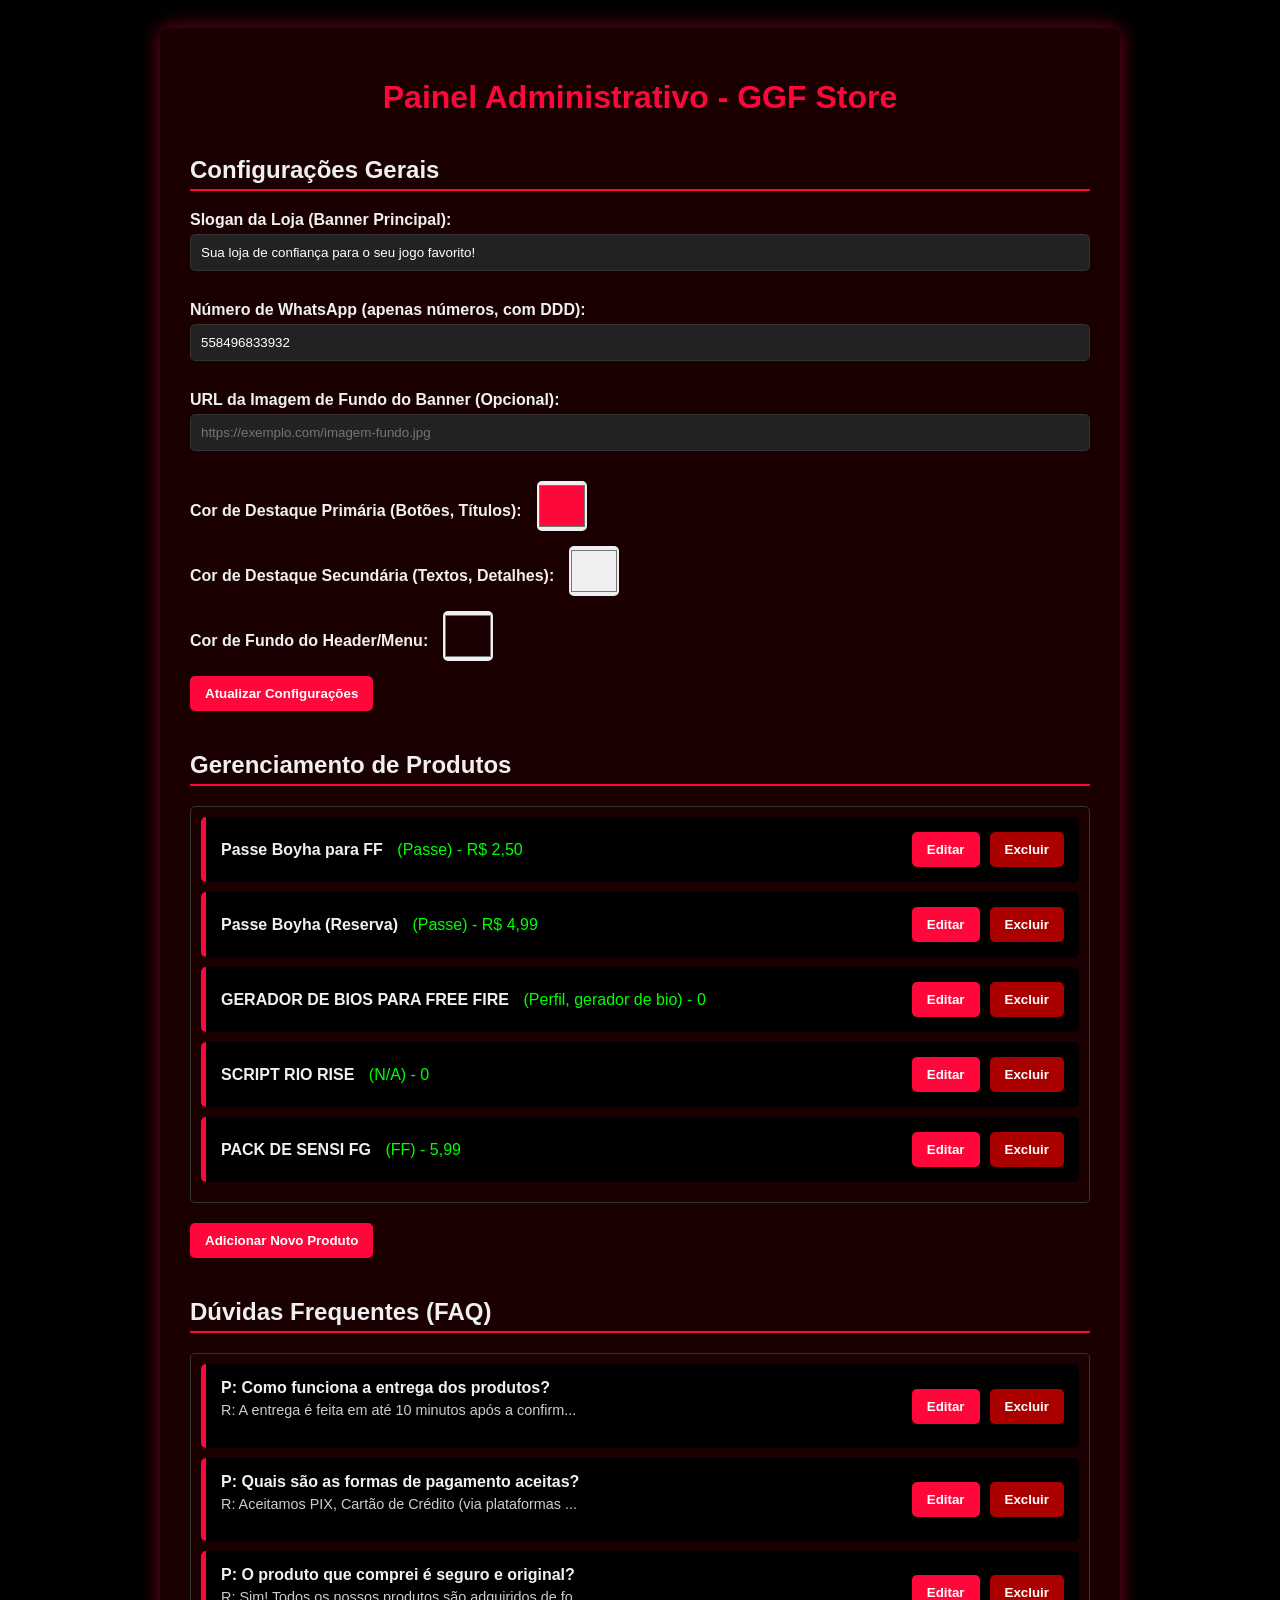
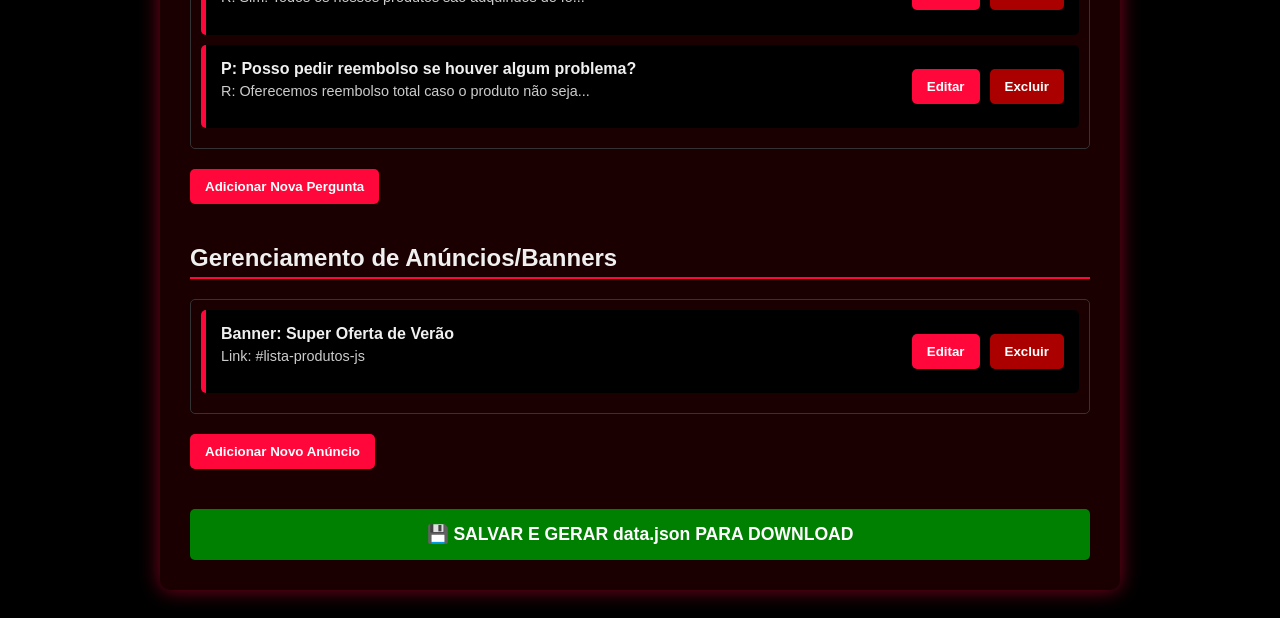
<file: admin.html>
<!DOCTYPE html>
<html lang="pt-br">
<head>
    <meta charset="UTF-8">
    <meta name="viewport" content="width=device-width, initial-scale=1.0">
    <title>GGF Store - Painel Administrativo</title>
    <link rel="icon" type="image/png" href="https://raw.githubusercontent.com/ggfcheats/Img.trabalhos.escilares/refs/heads/main/20250916_045921.png">
    
    <style>
        /* Estilos Base e Variáveis */
        :root {
            --cor-destaque-primaria: #FF073A; /* Vermelho Neon */
            --cor-texto-secundaria: #F0F0F0; /* Branco/Cinza Claro */
            --cor-fundo-card: #1A0000; /* Fundo Escuro */
            --cor-fundo-principal: #000000; /* Preto */
        }

        body {
            font-family: Arial, sans-serif;
            background-color: var(--cor-fundo-principal);
            color: var(--cor-texto-secundaria);
            padding: 20px;
        }

        /* Títulos e Estrutura */
        h1 {
            color: var(--cor-destaque-primaria);
            text-align: center;
            margin-bottom: 30px;
        }
        
        .section-header {
            color: var(--cor-texto-secundaria);
            border-bottom: 2px solid var(--cor-destaque-primaria);
            padding-bottom: 5px;
            margin-top: 40px;
            margin-bottom: 20px;
        }

        /* Container Principal do Painel */
        #admin-panel {
            max-width: 900px;
            margin: 0 auto;
            background-color: var(--cor-fundo-card);
            padding: 30px;
            border-radius: 10px;
            box-shadow: 0 0 20px rgba(255, 7, 58, 0.5);
        }

        /* Formulários e Inputs */
        label {
            display: block;
            margin-top: 15px;
            margin-bottom: 5px;
            font-weight: bold;
            color: var(--cor-texto-secundaria);
        }

        input[type="text"], input[type="url"], input[type="number"], textarea, select {
            width: 100%;
            padding: 10px;
            margin-bottom: 15px;
            border: 1px solid #333;
            background-color: #222;
            color: white;
            border-radius: 5px;
            box-sizing: border-box;
        }

        /* Listas de Produtos/FAQ/Ads */
        #products-list, #faq-list, #ads-list {
            margin-bottom: 20px;
            padding: 10px;
            border: 1px solid #333;
            border-radius: 5px;
        }
        
        .product-item, .faq-item, .ad-item {
            background-color: #000;
            padding: 15px;
            border-radius: 5px;
            margin-bottom: 10px;
            display: flex;
            justify-content: space-between;
            align-items: center;
            border-left: 5px solid var(--cor-destaque-primaria);
        }
        
        .product-actions, .faq-actions, .ad-actions {
            display: flex;
            gap: 10px;
        }

        /* Botões */
        button {
            background-color: var(--cor-destaque-primaria);
            color: white;
            padding: 10px 15px;
            border: none;
            border-radius: 5px;
            cursor: pointer;
            transition: background-color 0.3s ease;
            font-weight: bold;
        }

        button:hover {
            background-color: #e00635;
        }
        
        /* Botão Salvar JSON no final */
        #btn-save-json {
            margin-top: 40px;
            width: 100%;
            padding: 15px;
            font-size: 1.1em;
            background-color: #008000;
        }
        
        #btn-save-json:hover {
             background-color: #006400;
        }

        /* Estilos dos Modais (Pop-up) */
        .modal {
            display: none; 
            position: fixed;
            top: 0;
            left: 0;
            width: 100%;
            height: 100%;
            background: rgba(0,0,0,0.8);
            z-index: 1000;
            justify-content: center;
            align-items: center;
        }

        .modal > div {
            background: var(--cor-fundo-card);
            padding: 30px;
            border-radius: 10px;
            width: 90%;
            max-width: 600px;
            border: 2px solid var(--cor-destaque-primaria);
        }
        
        .modal button {
            margin-top: 20px;
            margin-right: 10px;
        }
        
        /* Estilos para o input color */
        .color-group {
            display: flex;
            align-items: center;
            gap: 15px;
            margin-top: 15px;
            margin-bottom: 15px;
        }
        
        .color-group input[type="color"] {
            width: 50px;
            height: 50px;
            padding: 0;
            border: none;
            border-radius: 5px;
        }
    </style>
</head>
<body>

    <div id="admin-panel">
        <h1>Painel Administrativo - GGF Store</h1>
        
        <h2 class="section-header">Configurações Gerais</h2>
        
        <label for="edit-slogan">Slogan da Loja (Banner Principal):</label>
        <input type="text" id="edit-slogan" placeholder="Ex: A loja de confiança para seu jogo favorito!">
        
        <label for="edit-whatsapp-number">Número de WhatsApp (apenas números, com DDD):</label>
        <input type="number" id="edit-whatsapp-number" placeholder="Ex: 558496833932">
        
        <label for="edit-banner-img">URL da Imagem de Fundo do Banner (Opcional):</label>
        <input type="url" id="edit-banner-img" placeholder="https://exemplo.com/imagem-fundo.jpg">

        <div class="color-group">
            <label>Cor de Destaque Primária (Botões, Títulos):</label>
            <input type="color" id="edit-color-primary">
        </div>
        
        <div class="color-group">
            <label>Cor de Destaque Secundária (Textos, Detalhes):</label>
            <input type="color" id="edit-color-secondary">
        </div>
        
        <div class="color-group">
            <label>Cor de Fundo do Header/Menu:</label>
            <input type="color" id="edit-header-bg-color">
        </div>
        
        <button onclick="updateCurrentDataFromInputs()">Atualizar Configurações</button>


        <h2 class="section-header">Gerenciamento de Produtos</h2>
        <div id="products-list">
            </div>
        <button onclick="openProductModal()">Adicionar Novo Produto</button>

        <h2 class="section-header">Dúvidas Frequentes (FAQ)</h2>
        <div id="faq-list">
            </div>
        <button onclick="openFaqModal()">Adicionar Nova Pergunta</button>
        
        <h2 class="section-header">Gerenciamento de Anúncios/Banners</h2>
        <div id="ads-list">
            </div>
        <button onclick="openAdsModal()">Adicionar Novo Anúncio</button>
        

        <button id="btn-save-json" onclick="generateAndDownloadJSON()">
            💾 SALVAR E GERAR data.json PARA DOWNLOAD
        </button>

    </div>
    
    
    <div id="product-modal" class="modal">
        <div>
            <h3>Editar Produto</h3>
            <input type="hidden" id="modal-product-id">

            <label>Título:</label><input type="text" id="modal-product-titulo">
            <label>Descrição:</label><textarea id="modal-product-descricao"></textarea>
            
            <label>Link de Destino (Ex: passedeelite.html):</label><input type="text" id="modal-product-link">
            <label>URL da Imagem:</label><input type="url" id="modal-product-imgSrc">
            
            <label>Categoria (Ex: Passe, Moedas, Skin):</label><input type="text" id="modal-product-category">
            <label>Preço (Ex: R$ 49,90):</label><input type="text" id="modal-product-price">

            <button onclick="saveProduct()">Salvar Produto</button>
            <button onclick="document.getElementById('product-modal').style.display='none'" style="background-color: #555;">Cancelar</button>
        </div>
    </div>
    
    <div id="faq-modal" class="modal">
        <div>
            <h3>Editar Pergunta Frequente</h3>
            <input type="hidden" id="modal-faq-id">

            <label>Pergunta:</label><input type="text" id="modal-faq-question">
            <label>Resposta:</label><textarea id="modal-faq-answer"></textarea>

            <button onclick="saveFaq()">Salvar FAQ</button>
            <button onclick="document.getElementById('faq-modal').style.display='none'" style="background-color: #555;">Cancelar</button>
        </div>
    </div>
    
    <div id="ads-modal" class="modal">
        <div>
            <h3>Editar Anúncio/Banner</h3>
            <input type="hidden" id="modal-ad-id">

            <label>Título/Nome Interno:</label><input type="text" id="modal-ad-title">
            <label>URL da Imagem do Banner:</label><input type="url" id="modal-ad-imageUrl">
            <label>Link de Destino (URL de clique):</label><input type="text" id="modal-ad-targetLink">

            <button onclick="saveAd()">Salvar Anúncio</button>
            <button onclick="document.getElementById('ads-modal').style.display='none'" style="background-color: #555;">Cancelar</button>
        </div>
    </div>


    <script>
        let currentData = {
            settings: {},
            products: [],
            faq: [],
            ads: [] // Novo array inicializado
        };

        // ========================================
        // 1. FUNÇÕES GERAIS E CARREGAMENTO
        // ========================================

        async function fetchLojaData() {
            try {
                // Adiciona timestamp para evitar cache e garantir o carregamento do JSON mais recente
                const response = await fetch('data.json?t=' + new Date().getTime());
                if (!response.ok) {
                    throw new Error('Falha ao carregar data.json');
                }
                return await response.json();
            } catch (error) {
                console.warn("Erro no carregamento do data.json. Usando dados padrão vazios.", error);
                // Retorna a estrutura mínima para evitar erros
                return { 
                    settings: { 
                        slogan: 'Painel Admin', color_primary: '#FF073A', color_secondary: '#F0F0F0', whatsapp_number: '', header_background_color: '#1A0000', banner_image_url: '' 
                    },
                    products: [], 
                    faq: [],
                    ads: []
                };
            }
        }
        
        async function loadAdminPanel() {
            const initialData = await fetchLojaData();
            currentData = initialData;
            
            // Garante que todos os arrays existem
            if (!currentData.products) currentData.products = [];
            if (!currentData.faq) currentData.faq = [];
            if (!currentData.ads) currentData.ads = [];

            // 1. Carregar Configurações
            const s = currentData.settings;
            document.getElementById('edit-slogan').value = s.slogan || '';
            document.getElementById('edit-whatsapp-number').value = s.whatsapp_number || '';
            document.getElementById('edit-banner-img').value = s.banner_image_url || '';
            document.getElementById('edit-color-primary').value = s.color_primary || '#FF073A';
            document.getElementById('edit-color-secondary').value = s.color_secondary || '#F0F0F0';
            document.getElementById('edit-header-bg-color').value = s.header_background_color || '#1A0000';

            // 2. Renderizar Listas
            renderProductsList();
            renderFaqList();
            renderAdsList(); // NOVO
        }
        
        function updateCurrentDataFromInputs() {
            // Salva as configurações de volta para o objeto currentData
            currentData.settings = {
                slogan: document.getElementById('edit-slogan').value,
                whatsapp_number: document.getElementById('edit-whatsapp-number').value,
                banner_image_url: document.getElementById('edit-banner-img').value,
                color_primary: document.getElementById('edit-color-primary').value,
                color_secondary: document.getElementById('edit-color-secondary').value,
                header_background_color: document.getElementById('edit-header-bg-color').value
            };
            alert('Configurações salvas temporariamente! Clique em "SALVAR E GERAR data.json" para finalizar.');
        }

        // ========================================
        // 2. LÓGICA DE PRODUTOS
        // ========================================
        
        function renderProductsList() {
            const listDiv = document.getElementById('products-list');
            listDiv.innerHTML = '';

            currentData.products.forEach(product => {
                const item = document.createElement('div');
                item.className = 'product-item';
                item.innerHTML = `
                    <div style="flex-grow: 1;">
                        <strong>${product.titulo}</strong> 
                        <span style="color: #00ff00; margin-left: 10px;">(${product.category || 'N/A'}) - ${product.price || 'N/A'}</span>
                    </div>
                    <div class="product-actions">
                        <button onclick="editProduct(${product.id})">Editar</button>
                        <button onclick="deleteProduct(${product.id})" style="background-color: #a00;">Excluir</button>
                    </div>
                `;
                listDiv.appendChild(item);
            });
        }
        
        function openProductModal(product = {}) {
            // Se for novo, gera um ID negativo temporário para diferenciação
            document.getElementById('modal-product-id').value = product.id || -(currentData.products.length + 1); 
            document.getElementById('modal-product-titulo').value = product.titulo || '';
            document.getElementById('modal-product-descricao').value = product.descricao || '';
            document.getElementById('modal-product-link').value = product.link || '';
            document.getElementById('modal-product-imgSrc').value = product.imgSrc || '';
            document.getElementById('modal-product-category').value = product.category || ''; // NOVO
            document.getElementById('modal-product-price').value = product.price || ''; // NOVO
            
            document.getElementById('product-modal').style.display = 'flex';
        }

        function saveProduct() {
            const id = parseInt(document.getElementById('modal-product-id').value);
            const titulo = document.getElementById('modal-product-titulo').value;
            const descricao = document.getElementById('modal-product-descricao').value;
            const link = document.getElementById('modal-product-link').value;
            const imgSrc = document.getElementById('modal-product-imgSrc').value;
            const category = document.getElementById('modal-product-category').value; // NOVO
            const price = document.getElementById('modal-product-price').value; // NOVO

            if (!titulo || !link) {
                alert('Título e Link são obrigatórios!');
                return;
            }
            
            // Usa o ID existente (se for edição) ou gera um novo ID negativo (se for adição)
            const newProduct = { 
                id: id,
                titulo, 
                descricao, 
                link, 
                imgSrc,
                category,
                price
            };

            const index = currentData.products.findIndex(p => p.id === id);

            if (index !== -1) {
                // Editar existente
                currentData.products[index] = newProduct;
            } else {
                // Adicionar novo (push no array)
                // Usamos Date.now() para garantir um ID único para o novo item temporário, se o ID for negativo
                newProduct.id = -(Date.now()); 
                currentData.products.push(newProduct);
            }
            
            document.getElementById('product-modal').style.display = 'none';
            renderProductsList();
            alert('Produto salvo temporariamente! Não se esqueça de clicar no botão "SALVAR E GERAR data.json" no final.');
        }
        
        function editProduct(id) {
            const product = currentData.products.find(p => p.id === id);
            if (product) openProductModal(product);
        }

        function deleteProduct(id) {
            if (confirm('Tem certeza que deseja excluir este produto?')) {
                currentData.products = currentData.products.filter(p => p.id !== id);
                renderProductsList();
                alert('Produto excluído temporariamente! Clique em "SALVAR E GERAR data.json" para aplicar.');
            }
        }

        // ========================================
        // 3. LÓGICA DE FAQ
        // ========================================
        
        function renderFaqList() {
            const listDiv = document.getElementById('faq-list');
            listDiv.innerHTML = '';

            currentData.faq.forEach(faqItem => {
                const item = document.createElement('div');
                item.className = 'faq-item';
                item.innerHTML = `
                    <div style="flex-grow: 1;">
                        <strong>P: ${faqItem.question}</strong>
                        <p style="color: #ccc; font-size: 0.9em; margin-top: 5px;">R: ${faqItem.answer.substring(0, 50)}...</p>
                    </div>
                    <div class="faq-actions">
                        <button onclick="editFaq(${faqItem.id})">Editar</button>
                        <button onclick="deleteFaq(${faqItem.id})" style="background-color: #a00;">Excluir</button>
                    </div>
                `;
                listDiv.appendChild(item);
            });
        }
        
        function openFaqModal(faqItem = {}) {
            document.getElementById('modal-faq-id').value = faqItem.id || -(currentData.faq.length + 1);
            document.getElementById('modal-faq-question').value = faqItem.question || '';
            document.getElementById('modal-faq-answer').value = faqItem.answer || '';
            
            document.getElementById('faq-modal').style.display = 'flex';
        }

        function saveFaq() {
            const id = parseInt(document.getElementById('modal-faq-id').value);
            const question = document.getElementById('modal-faq-question').value;
            const answer = document.getElementById('modal-faq-answer').value;

            if (!question || !answer) {
                alert('Pergunta e Resposta são obrigatórios!');
                return;
            }

            const newFaq = { id: id, question, answer };

            const index = currentData.faq.findIndex(f => f.id === id);

            if (index !== -1) {
                currentData.faq[index] = newFaq;
            } else {
                newFaq.id = -(Date.now());
                currentData.faq.push(newFaq);
            }
            
            document.getElementById('faq-modal').style.display = 'none';
            renderFaqList();
            alert('FAQ salvo temporariamente!');
        }
        
        function editFaq(id) {
            const faqItem = currentData.faq.find(f => f.id === id);
            if (faqItem) openFaqModal(faqItem);
        }

        function deleteFaq(id) {
            if (confirm('Tem certeza que deseja excluir esta pergunta?')) {
                currentData.faq = currentData.faq.filter(f => f.id !== id);
                renderFaqList();
                alert('FAQ excluído temporariamente!');
            }
        }
        
        // ========================================
        // 4. LÓGICA DE ANÚNCIOS (ADS) - NOVO
        // ========================================

        function renderAdsList() {
            const listDiv = document.getElementById('ads-list');
            listDiv.innerHTML = '';
            
            currentData.ads.forEach(adItem => {
                const item = document.createElement('div');
                item.className = 'ad-item';
                item.innerHTML = `
                    <div style="flex-grow: 1;">
                        <strong>Banner: ${adItem.title}</strong> 
                        <p style="color: #ccc; font-size: 0.9em; margin-top: 5px;">Link: ${adItem.targetLink}</p>
                    </div>
                    <div class="ad-actions">
                        <button onclick="editAd(${adItem.id})">Editar</button>
                        <button onclick="deleteAd(${adItem.id})" style="background-color: #a00;">Excluir</button>
                    </div>
                `;
                listDiv.appendChild(item);
            });
        }
        
        function openAdsModal(adItem = {}) {
            document.getElementById('modal-ad-id').value = adItem.id || -(currentData.ads.length + 1); 
            document.getElementById('modal-ad-title').value = adItem.title || '';
            document.getElementById('modal-ad-imageUrl').value = adItem.imageUrl || '';
            document.getElementById('modal-ad-targetLink').value = adItem.targetLink || '';
            
            document.getElementById('ads-modal').style.display = 'flex';
        }

        function saveAd() {
            const id = parseInt(document.getElementById('modal-ad-id').value);
            const title = document.getElementById('modal-ad-title').value;
            const imageUrl = document.getElementById('modal-ad-imageUrl').value;
            const targetLink = document.getElementById('modal-ad-targetLink').value;
            
            if (!title || !imageUrl) {
                alert('Título e URL da Imagem são obrigatórios!');
                return;
            }
            
            const newAd = { 
                id: id,
                title, 
                imageUrl, 
                targetLink 
            };

            const index = currentData.ads.findIndex(a => a.id === id);

            if (index !== -1) {
                // Editar existente
                currentData.ads[index] = newAd;
            } else {
                // Adicionar novo
                newAd.id = -(Date.now());
                currentData.ads.push(newAd);
            }
            
            document.getElementById('ads-modal').style.display = 'none';
            renderAdsList();
            alert('Anúncio salvo temporariamente!');
        }

        function editAd(id) {
            const adItem = currentData.ads.find(a => a.id === id);
            if (adItem) openAdsModal(adItem);
        }

        function deleteAd(id) {
            if (confirm('Tem certeza que deseja excluir este anúncio/banner?')) {
                currentData.ads = currentData.ads.filter(a => a.id !== id);
                renderAdsList();
                alert('Anúncio excluído temporariamente!');
            }
        }
        
        // ========================================
        // 5. GERAÇÃO E DOWNLOAD DO JSON
        // ========================================

        function generateAndDownloadJSON() {
            
            // 1. Atualizar Configurações antes de gerar o JSON
            updateCurrentDataFromInputs();
            
            // 2. Normalizar IDs temporários (negativos) para IDs positivos sequenciais (ou absolutos)
            
            // a) Produtos
            currentData.products = currentData.products.map((p, index) => ({ 
                ...p, 
                // Se o ID for negativo, usa o índice+1 como novo ID positivo (ou usa Math.abs se quiser manter o "número" mas positivo)
                id: Math.abs(p.id) < 0 ? index + 1 : Math.abs(p.id) 
            }));
            
            // b) FAQ
            currentData.faq = currentData.faq.map((f, index) => ({ 
                ...f, 
                id: Math.abs(f.id) < 0 ? index + 1 : Math.abs(f.id) 
            }));
            
            // c) Ads (Anúncios)
            currentData.ads = currentData.ads.map((a, index) => ({ 
                ...a, 
                id: Math.abs(a.id) < 0 ? index + 1 : Math.abs(a.id) 
            }));


            // 3. Gerar o JSON
            const jsonString = JSON.stringify(currentData, null, 2);
            const blob = new Blob([jsonString], { type: 'application/json' });
            const url = URL.createObjectURL(blob);
            
            // 4. Criar e clicar no link de download
            const a = document.createElement('a');
            a.href = url;
            a.download = 'data.json';
            document.body.appendChild(a);
            a.click();
            document.body.removeChild(a);
            URL.revokeObjectURL(url);
            
            alert('Arquivo data.json gerado e baixado com sucesso!');
        }

        // Inicia o painel ao carregar a página
        document.addEventListener('DOMContentLoaded', loadAdminPanel);
    </script>
</body>
</html>
</file>
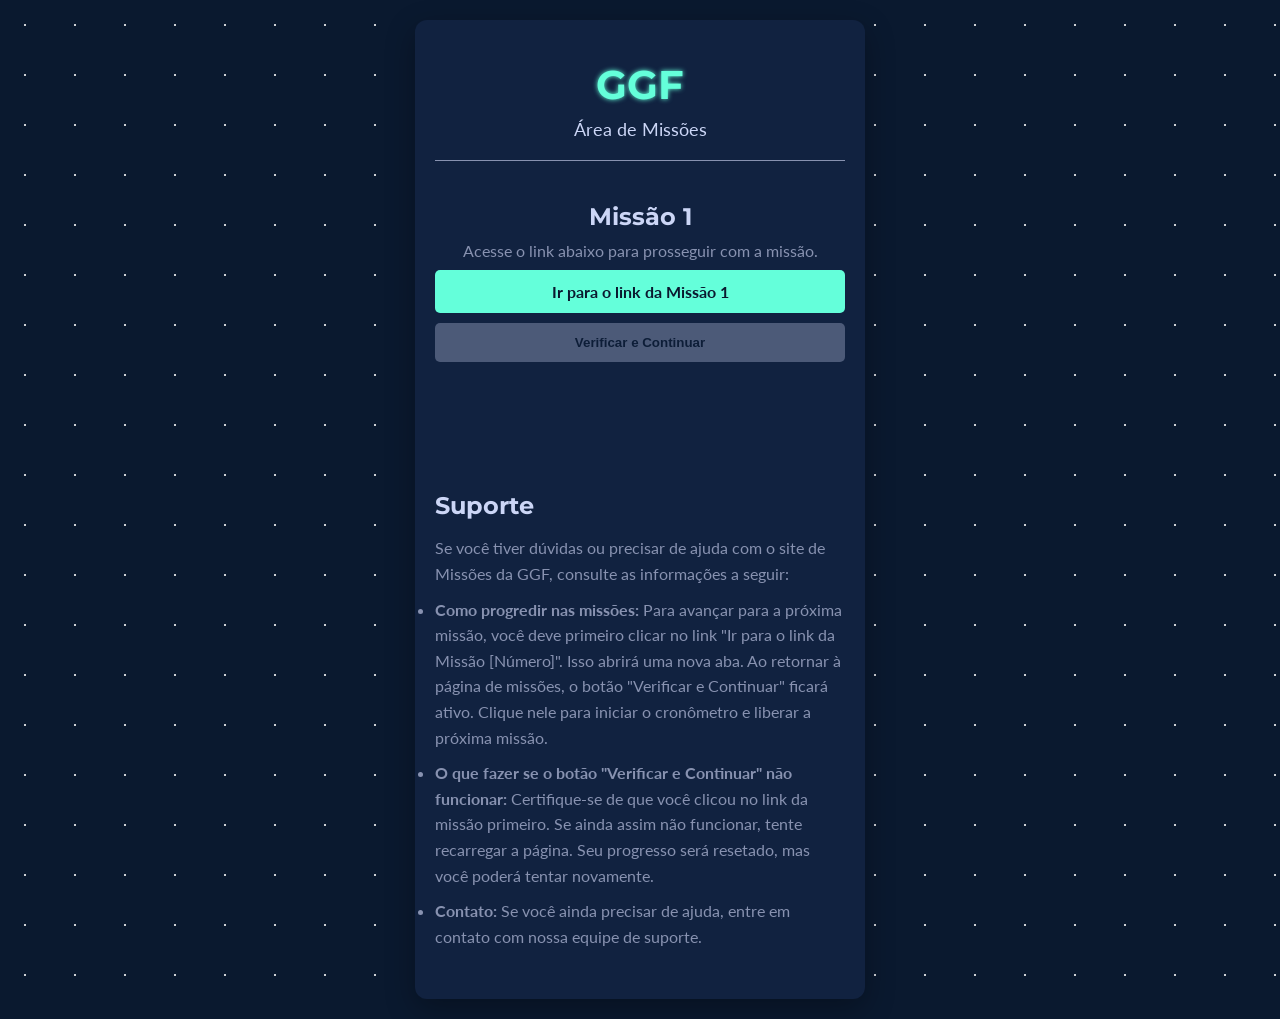
<file: Dawload_Gringo_xp_v145.html>
<!DOCTYPE html>
<html lang="pt-br">
<head>
    <meta charset="UTF-8">
    <meta name="viewport" content="width=device-width, initial-scale=1.0">
    <title>Missões - GGF</title>
    <link href="https://fonts.googleapis.com/css2?family=Montserrat:wght@400;700&family=Lato:wght@400;700&display=swap" rel="stylesheet">
    <style>
        :root {
            --azul-escuro: #0a192f;
            --azul-claro: #64ffda;
            --cinza-principal: #8892b0;
            --cinza-claro: #ccd6f6;
            --fundo-card: #112240;
            --sombra-card: rgba(0, 0, 0, 0.3);
        }
        * { margin: 0; padding: 0; box-sizing: border-box; }
        body { font-family: 'Lato', sans-serif; color: var(--cinza-principal); background-color: var(--azul-escuro); min-height: 100vh; display: flex; flex-direction: column; align-items: center; justify-content: center; padding: 20px; position: relative; overflow-y: auto; }
        .stars { position: absolute; top: 0; left: 0; width: 100%; height: 100%; z-index: -1; background-image: radial-gradient(circle, rgba(255, 255, 255, 0.8) 1px, transparent 1px); background-size: 50px 50px; animation: move-bg 100s linear infinite; }
        @keyframes move-bg { from { background-position: 0 0; } to { background-position: 100% 100%; } }
        .container { max-width: 450px; width: 90%; margin: auto; padding: 40px 20px; background-color: var(--fundo-card); border-radius: 12px; box-shadow: 0 10px 30px var(--sombra-card); opacity: 0; transform: translateY(20px); animation: fadeIn 1s forwards; position: relative; z-index: 1; text-align: center; }
        @keyframes fadeIn { to { opacity: 1; transform: translateY(0); } }
        header { padding-bottom: 20px; border-bottom: 1px solid var(--cinza-principal); margin-bottom: 20px; }
        .logo { font-family: 'Montserrat', sans-serif; color: var(--azul-claro); font-size: 2.5em; font-weight: 700; text-shadow: 0 0 5px var(--azul-claro); animation: pulse-logo 2s infinite alternate; }
        @keyframes pulse-logo { from { text-shadow: 0 0 5px var(--azul-claro); } to { text-shadow: 0 0 15px var(--azul-claro), 0 0 25px var(--azul-claro); } }
        .slogan { font-size: 1.1em; margin-top: 10px; color: var(--cinza-claro); }
        .message { margin-top: 20px; font-weight: bold; color: var(--cinza-claro); min-height: 24px; }
        .botao-missao { width: 100%; padding: 12px; background-color: var(--azul-claro); color: var(--azul-escuro); font-weight: 700; text-decoration: none; border: none; cursor: pointer; transition: transform 0.3s ease, background-color 0.3s ease; margin-top: 10px; border-radius: 5px; display: inline-block; }
        .botao-missao:hover { transform: translateY(-3px); background-color: #55f3bf; }
        .missao-item { display: none; padding-top: 20px; border-top: 1px solid var(--fundo-card); margin-top: 20px; }
        .missao-item h2 { color: var(--cinza-claro); font-family: 'Montserrat', sans-serif; margin-bottom: 10px; }
        .contador { font-family: 'Montserrat', sans-serif; font-size: 2.5em; color: var(--azul-claro); margin-top: 10px; text-shadow: 0 0 5px var(--azul-claro); }
        .progress-bar { width: 100%; background-color: var(--azul-escuro); border-radius: 5px; margin-top: 10px; height: 10px; }
        .progress { height: 100%; background-color: var(--azul-claro); width: 0%; border-radius: 5px; transition: width 1s linear; }
        .botao-missao.disabled { opacity: 0.5; cursor: not-allowed; pointer-events: none; background-color: var(--cinza-principal); transform: none; }
        .content-section { text-align: left; margin-top: 40px; padding-top: 40px; border-top: 1px solid var(--fundo-card); line-height: 1.6; }
        .content-section h2, .content-section h3 { color: var(--cinza-claro); font-family: 'Montserrat', sans-serif; margin-bottom: 10px; }
        .content-section h3 { color: var(--azul-claro); margin-top: 20px; }
        .content-section p, .content-section li { color: var(--cinza-principal); margin-bottom: 10px; }
        .link-final {
            display: none; /* Inicia escondido */
            margin-top: 25px;
            text-align: center;
        }
        .link-final a {
            background-color: #e74c3c;
            color: white;
            padding: 15px;
            font-size: 1.2em;
            font-weight: bold;
            text-decoration: none;
            border-radius: 8px;
            transition: background-color 0.3s ease;
        }
        .link-final a:hover {
            background-color: #c0392b;
        }
        @media (max-width: 600px) { .container { padding: 20px; } .logo { font-size: 2em; } .slogan { font-size: 1em; } }
    </style>
</head>
<body>
    <div class="stars"></div>
    <div class="container">
        <header>
            <h1 class="logo">GGF</h1>
            <p class="slogan">Área de Missões</p>
        </header>

        <div id="missao1" class="missao-item" style="display: block;">
            <h2>Missão 1</h2>
            <p>Acesse o link abaixo para prosseguir com a missão.</p>
            <a href="https://youtube.com/@ggfteamoficial?si=Dw5AOIbscFa2fPXH" target="_blank" class="botao-missao link-missao" data-missao-id="1">Ir para o link da Missão 1</a>
            <button id="checkMissao1" class="botao-missao disabled">Verificar e Continuar</button>
        </div>
        
        <div id="missao2" class="missao-item">
            <h2>Missão 2</h2>
            <p>Acesse o link abaixo para prosseguir com a missão.</p>
            <a href="https://youtu.be/BVfNbD6ZaMw?si=_ewEHdpXzU3cmRbp" target="_blank" class="botao-missao link-missao" data-missao-id="2">Ir para o link da Missão 2</a>
            <button id="checkMissao2" class="botao-missao disabled">Verificar e Continuar</button>
        </div>
        
        <div id="linkFinalSection" class="link-final">
            <a href="https://alpharede.com/ym2KnXcp6wB" target="_blank">IR PARA O LINK FINAL</a>
        </div>

        <p id="mensagemStatus" class="message"></p>
        <div id="progressBar" class="progress-bar" style="display:none;">
            <div id="progress" class="progress"></div>
        </div>
        <p id="contadorTempo" class="contador"></p>
        
        <div class="content-section">
            <h2>Suporte</h2>
            <p>Se você tiver dúvidas ou precisar de ajuda com o site de Missões da GGF, consulte as informações a seguir:</p>
            <ul>
                <li><strong>Como progredir nas missões:</strong> Para avançar para a próxima missão, você deve primeiro clicar no link "Ir para o link da Missão [Número]". Isso abrirá uma nova aba. Ao retornar à página de missões, o botão "Verificar e Continuar" ficará ativo. Clique nele para iniciar o cronômetro e liberar a próxima missão.</li>
                <li><strong>O que fazer se o botão "Verificar e Continuar" não funcionar:</strong> Certifique-se de que você clicou no link da missão primeiro. Se ainda assim não funcionar, tente recarregar a página. Seu progresso será resetado, mas você poderá tentar novamente.</li>
                <li><strong>Contato:</strong> Se você ainda precisar de ajuda, entre em contato com nossa equipe de suporte.</li>
            </ul>
        </div>
    </div>
    
    <script>
        document.addEventListener('DOMContentLoaded', function() {
            const missoes = [
                { id: 'missao1', checkBtnId: 'checkMissao1' },
                { id: 'missao2', checkBtnId: 'checkMissao2' }
            ];

            const mensagemStatus = document.getElementById('mensagemStatus');
            const contadorTempo = document.getElementById('contadorTempo');
            const progressBar = document.getElementById('progressBar');
            const progress = document.getElementById('progress');
            const linkFinalSection = document.getElementById('linkFinalSection');

            const tempoTotal = 10;
            let timerInterval;

            function iniciarTimer(missaoIndex) {
                let tempoAtual = tempoTotal;
                mensagemStatus.textContent = 'Aguarde, contando o tempo...';
                progressBar.style.display = 'block';
                
                contadorTempo.textContent = tempoAtual;
                progress.style.width = '100%';

                timerInterval = setInterval(() => {
                    tempoAtual--;
                    contadorTempo.textContent = tempoAtual;
                    progress.style.width = (tempoAtual / tempoTotal) * 100 + '%';

                    if (tempoAtual <= 0) {
                        clearInterval(timerInterval);
                        mensagemStatus.textContent = '';
                        contadorTempo.textContent = '';
                        progressBar.style.display = 'none';
                        liberarProximaMissao(missaoIndex);
                    }
                }, 1000);
            }

            function liberarProximaMissao(index) {
                const checkBtnAnterior = document.getElementById(`checkMissao${index + 1}`);
                
                if (checkBtnAnterior) {
                    checkBtnAnterior.classList.add('disabled');
                    checkBtnAnterior.textContent = 'Missão Concluída';
                    checkBtnAnterior.disabled = true;
                }

                if (index < missoes.length - 1) {
                    const proximaMissaoId = missoes[index + 1].id;
                    const proximaMissaoDiv = document.getElementById(proximaMissaoId);
                    if (proximaMissaoDiv) {
                        proximaMissaoDiv.style.display = 'block';
                        alert(`Missão ${index + 1} concluída! A Missão ${index + 2} foi liberada.`);
                    }
                } else {
                    // Após a última missão, exibe o link final
                    alert('Parabéns! Você completou todas as missões!');
                    const finalCheckBtn = document.getElementById(`checkMissao${index + 1}`);
                    if (finalCheckBtn) {
                        finalCheckBtn.style.display = 'none';
                    }
                    linkFinalSection.style.display = 'block'; // Exibe o botão do link final
                }
            }

            document.querySelectorAll('.link-missao').forEach(link => {
                link.addEventListener('click', function() {
                    const missaoId = this.getAttribute('data-missao-id');
                    const checkBtn = document.getElementById(`checkMissao${missaoId}`);
                    if (checkBtn) {
                        checkBtn.classList.remove('disabled');
                        checkBtn.disabled = false;
                    }
                });
            });

            document.querySelectorAll('button[id^="checkMissao"]').forEach((checkBtn, index) => {
                checkBtn.addEventListener('click', function() {
                    clearInterval(timerInterval);
                    iniciarTimer(index);
                });
            });
        });
    </script>
</body>
</html>
</file>
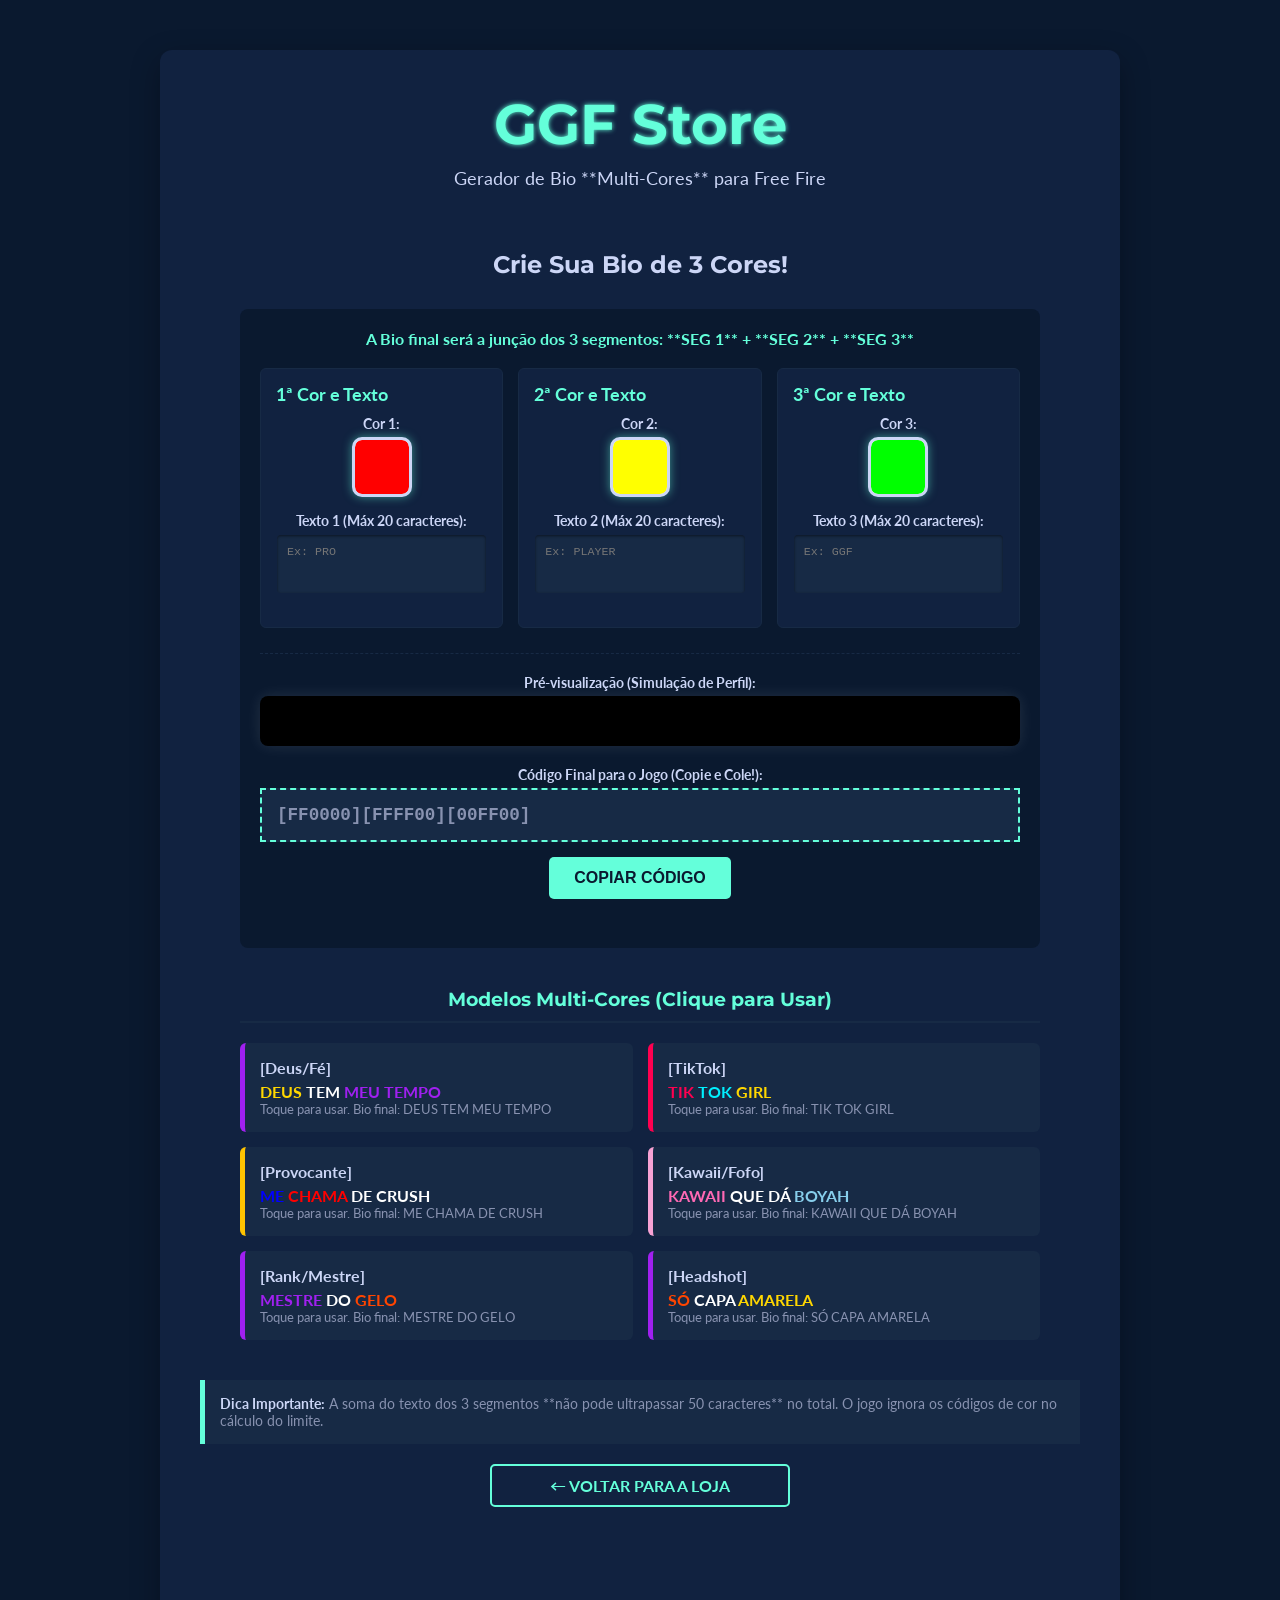
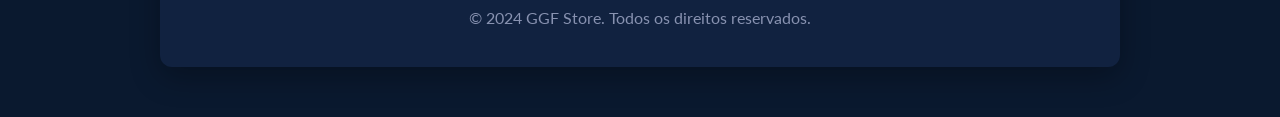
<file: gerador-bio.html>
<!DOCTYPE html>
<html lang="pt-br">
<head>
    <meta charset="UTF-8">
    <meta name="viewport" content="width=device-width, initial-scale=1.0">
    <title>Gerador de Bio Multi-Cores - GGF Store</title>
    <link href="https://fonts.googleapis.com/css2?family=Montserrat:wght@400;700&family=Lato:wght@400;700&display=swap" rel="stylesheet">
    
    <style>
        :root {
            --azul-escuro: #0a192f;
            --azul-claro: #64ffda;
            --cinza-principal: #8892b0;
            --cinza-claro: #ccd6f6;
            --fundo-card: #112240;
            --sombra-card: rgba(0, 0, 0, 0.3);
            --fundo-input: #172a45;
        }

        * {
            margin: 0;
            padding: 0;
            box-sizing: border-box;
        }

        body {
            font-family: 'Lato', sans-serif;
            color: var(--cinza-principal);
            background-color: var(--azul-escuro);
            min-height: 100vh;
        }

        .container {
            max-width: 960px;
            margin: 50px auto;
            padding: 40px;
            background-color: var(--fundo-card);
            border-radius: 12px;
            box-shadow: 0 10px 30px var(--sombra-card);
            opacity: 0;
            transform: translateY(20px);
            animation: fadeIn 1s forwards;
        }

        @keyframes fadeIn {
            to {
                opacity: 1;
                transform: translateY(0);
            }
        }

        header {
            text-align: center;
            padding-bottom: 20px;
            border-bottom: 1px solid var(--fundo-card);
        }

        .logo {
            font-family: 'Montserrat', sans-serif;
            color: var(--azul-claro);
            font-size: 3.5em;
            font-weight: 700;
            text-shadow: 0 0 5px var(--azul-claro);
        }

        .slogan {
            font-size: 1.1em;
            margin-top: 10px;
            color: var(--cinza-claro);
        }

        section {
            padding: 40px 0;
        }

        section h2 {
            font-family: 'Montserrat', sans-serif;
            color: var(--cinza-claro);
            text-align: center;
            margin-bottom: 30px;
            font-weight: 700;
        }

        /* --- Estilos do Gerador --- */
        .formulario-bio {
            max-width: 800px;
            margin: 20px auto;
            padding: 20px;
            background-color: var(--azul-escuro);
            border-radius: 8px;
        }
        
        .segmentos-wrapper {
            display: flex;
            gap: 15px;
            margin-bottom: 25px;
        }

        .segmento {
            flex: 1;
            background-color: #112240;
            padding: 15px;
            border-radius: 6px;
            border: 1px solid var(--fundo-input);
        }

        .segmento h4 {
            color: var(--azul-claro);
            margin-bottom: 10px;
            font-size: 1.1em;
        }

        .input-group {
            margin-bottom: 15px;
            text-align: center; /* Centraliza o seletor de cor */
        }

        label {
            color: var(--cinza-claro);
            font-weight: 700;
            margin-bottom: 5px;
            display: block;
            font-size: 0.9em;
        }

        /* ESTILO DO SELETOR DE COR MAIS VISÍVEL */
        input[type="color"] {
            width: 60px;
            height: 60px;
            padding: 0;
            border: 3px solid var(--cinza-claro);
            cursor: pointer;
            border-radius: 10px;
            display: block;
            box-shadow: 0 0 10px rgba(100, 255, 218, 0.5);
            transition: box-shadow 0.3s;
            margin: 0 auto;
        }
        
        input[type="color"]:hover {
            box-shadow: 0 0 15px var(--azul-claro);
        }
        
        input[type="color"]::-webkit-color-swatch-wrapper {
            padding: 0;
        }
        
        input[type="color"]::-webkit-color-swatch {
            border: none;
            border-radius: 7px;
        }
        /* FIM DO ESTILO SELETOR DE COR */


        textarea {
            width: 100%;
            padding: 10px;
            border-radius: 4px;
            border: 1px solid var(--fundo-card);
            background-color: var(--fundo-input);
            color: var(--cinza-claro);
            font-size: 0.9em;
            resize: none;
            box-shadow: inset 0 1px 3px rgba(0, 0, 0, 0.5);
            height: 60px;
            text-align: left;
        }

        .resultado-container {
            margin-top: 20px;
            text-align: center;
            border-top: 1px dashed var(--fundo-input);
            padding-top: 20px;
        }

        /* NOVO ESTILO PARA PRÉ-VISUALIZAÇÃO */
        .preview-box {
            background-color: #000000; /* Simula o fundo preto do perfil do FF */
            color: #FFFFFF;
            padding: 15px;
            border-radius: 8px;
            margin-bottom: 20px;
            box-shadow: 0 0 15px rgba(255, 255, 255, 0.1);
            text-align: center;
            font-family: 'Arial', sans-serif;
            font-size: 1.2em;
            min-height: 50px;
            display: flex;
            justify-content: center;
            align-items: center;
        }

        #previewFinal span {
            font-weight: bold;
        }
        
        #resultadoBio {
            font-family: 'Consolas', monospace;
            font-size: 1.1em;
            font-weight: 700;
            border: 2px dashed var(--azul-claro);
            padding: 15px;
            background-color: var(--fundo-input);
            overflow-wrap: break-word;
            text-align: left;
        }
        
        /* --- Estilos para as Recomendações (Mantidos) --- */
        .recomendacoes {
            max-width: 800px;
            margin: 40px auto;
        }

        .recomendacoes h3 {
            font-family: 'Montserrat', sans-serif;
            color: var(--azul-claro);
            margin-bottom: 20px;
            border-bottom: 2px solid var(--fundo-input);
            padding-bottom: 10px;
            text-align: center;
        }

        .lista-bios {
            display: grid;
            grid-template-columns: 1fr 1fr;
            gap: 15px;
        }

        .card-bio {
            background-color: var(--fundo-input);
            padding: 15px;
            border-radius: 6px;
            cursor: pointer;
            transition: background-color 0.2s, box-shadow 0.2s;
            border-left: 5px solid var(--cinza-principal);
        }

        .card-bio:hover {
            background-color: #253959;
            box-shadow: 0 0 10px rgba(100, 255, 218, 0.2);
        }
        
        .card-bio h4 {
            color: var(--cinza-claro);
            margin-bottom: 5px;
        }

        .card-bio .preview-bio {
            font-weight: 700;
        }


        .cat-tiktok { border-left-color: #ff0050; }
        .cat-provocante { border-left-color: #ffc300; }
        .cat-kawaii { border-left-color: #f7a2d4; }
        .cat-rank { border-left-color: #A020F0; } 
        
        .botao-copiar {
            background-color: var(--azul-claro);
            color: var(--azul-escuro);
            border: none;
            padding: 12px 25px;
            font-size: 1em;
            font-weight: 700;
            border-radius: 5px;
            cursor: pointer;
            transition: background-color 0.3s, transform 0.1s;
            margin-top: 15px;
        }

        .botao-copiar:hover {
            background-color: #53cdb3;
            transform: translateY(-2px);
        }

        .mensagem-copia {
            margin-top: 10px;
            color: var(--azul-claro);
            font-weight: 700;
            opacity: 0;
            transition: opacity 0.5s;
        }

        .dica {
            margin-top: 20px;
            padding: 15px;
            background-color: var(--fundo-input);
            border-left: 5px solid var(--azul-claro);
            font-size: 0.9em;
            color: var(--cinza-principal);
        }

        .dica strong {
            color: var(--cinza-claro);
        }

        /* ESTILO DO BOTÃO DE VOLTAR PERSONALIZADO */
        .voltar-loja-btn {
            display: block; /* Ocupa a largura total */
            width: 100%;
            max-width: 300px;
            margin: 20px auto 0;
            background-color: transparent;
            color: var(--azul-claro);
            border: 2px solid var(--azul-claro);
            padding: 10px 20px;
            text-align: center;
            text-decoration: none;
            font-weight: 700;
            border-radius: 5px;
            transition: all 0.3s;
        }

        .voltar-loja-btn:hover {
            background-color: var(--azul-claro);
            color: var(--azul-escuro);
            box-shadow: 0 0 15px var(--azul-claro);
        }
        /* FIM DO ESTILO BOTÃO VOLTAR */

        footer {
            text-align: center;
            padding-top: 20px;
            border-top: 1px solid var(--fundo-card);
            margin-top: 40px;
            color: var(--cinza-principal);
        }

        /* Responsividade */
        @media (max-width: 768px) {
            .container {
                margin: 20px auto;
                padding: 20px;
            }
            .logo {
                font-size: 2.5em;
            }
            .segmentos-wrapper {
                flex-direction: column;
            }
            .lista-bios {
                grid-template-columns: 1fr;
            }
        }
    </style>
</head>
<body>
    <div class="container">
        <header>
            <h1 class="logo">GGF Store</h1>
            <p class="slogan">Gerador de Bio **Multi-Cores** para Free Fire</p>
        </header>

        <section class="gerador">
            <h2>Crie Sua Bio de 3 Cores!</h2>
            
            <div class="formulario-bio">
                <p style="text-align: center; margin-bottom: 20px; font-weight: bold; color: var(--azul-claro);">
                    A Bio final será a junção dos 3 segmentos: **SEG 1** + **SEG 2** + **SEG 3**
                </p>
                <div class="segmentos-wrapper">
                    <div class="segmento">
                        <h4>1ª Cor e Texto</h4>
                        <div class="input-group">
                            <label for="seletorCor1" style="text-align: center;">Cor 1:</label>
                            <input type="color" id="seletorCor1" value="#FF0000">
                        </div>
                        <div class="input-group">
                            <label for="textoBio1">Texto 1 (Máx 20 caracteres):</label>
                            <textarea id="textoBio1" maxlength="20" rows="1" placeholder="Ex: PRO"></textarea>
                        </div>
                    </div>

                    <div class="segmento">
                        <h4>2ª Cor e Texto</h4>
                        <div class="input-group">
                            <label for="seletorCor2" style="text-align: center;">Cor 2:</label>
                            <input type="color" id="seletorCor2" value="#FFFF00">
                        </div>
                        <div class="input-group">
                            <label for="textoBio2">Texto 2 (Máx 20 caracteres):</label>
                            <textarea id="textoBio2" maxlength="20" rows="1" placeholder="Ex: PLAYER"></textarea>
                        </div>
                    </div>

                    <div class="segmento">
                        <h4>3ª Cor e Texto</h4>
                        <div class="input-group">
                            <label for="seletorCor3" style="text-align: center;">Cor 3:</label>
                            <input type="color" id="seletorCor3" value="#00FF00">
                        </div>
                        <div class="input-group">
                            <label for="textoBio3">Texto 3 (Máx 20 caracteres):</label>
                            <textarea id="textoBio3" maxlength="20" rows="1" placeholder="Ex: GGF"></textarea>
                        </div>
                    </div>
                </div>
                
                <div class="resultado-container">
                    <label>Pré-visualização (Simulação de Perfil):</label>
                    <div class="preview-box" id="previewFinal">
                        </div>

                    <label>Código Final para o Jogo (Copie e Cole!):</label>
                    <div id="resultadoBio">[FF0000]PRO[FFFF00]PLAYER[00FF00]GGF</div>
                    
                    <button class="botao-copiar" id="botaoCopiar">COPIAR CÓDIGO</button>
                    <p class="mensagem-copia" id="mensagemCopia">Copiado!</p>
                </div>
            </div>
            
            <div class="recomendacoes">
                <h3>Modelos Multi-Cores (Clique para Usar)</h3>
                <div class="lista-bios" id="lista-bios-recomendadas">
                    </div>
            </div>


            <div class="dica">
                <strong>Dica Importante:</strong> A soma do texto dos 3 segmentos **não pode ultrapassar 50 caracteres** no total. O jogo ignora os códigos de cor no cálculo do limite.
            </div>

            <a href="index.html" class="voltar-loja-btn">← VOLTAR PARA A LOJA</a>

        </section>

        <footer>
            <p>&copy; 2024 GGF Store. Todos os direitos reservados.</p>
        </footer>
    </div>

    <script>
        document.addEventListener('DOMContentLoaded', () => {
            const seletorCor1 = document.getElementById('seletorCor1');
            const textoBio1 = document.getElementById('textoBio1');
            const seletorCor2 = document.getElementById('seletorCor2');
            const textoBio2 = document.getElementById('textoBio2');
            const seletorCor3 = document.getElementById('seletorCor3');
            const textoBio3 = document.getElementById('textoBio3');
            
            const resultadoBio = document.getElementById('resultadoBio');
            const previewFinal = document.getElementById('previewFinal'); // Novo elemento de preview
            const botaoCopiar = document.getElementById('botaoCopiar');
            const mensagemCopia = document.getElementById('mensagemCopia');
            const listaRecomendadas = document.getElementById('lista-bios-recomendadas');

            // Estrutura do modelo: [cor1, texto1, cor2, texto2, cor3, texto3, categoria, classe]
            const biosRecomendadas = [
                { cores: ["#FFD700", "DEUS", "#FFFFFF", "TEM", "#A020F0", "MEU TEMPO"], categoria: "Deus/Fé", classe: "cat-rank" },
                { cores: ["#FF0050", "TIK", "#00F0FF", "TOK", "#FFD700", "GIRL"], categoria: "TikTok", classe: "cat-tiktok" },
                { cores: ["#0000FF", "ME", "#FF0000", "CHAMA", "#FFFFFF", "DE CRUSH"], categoria: "Provocante", classe: "cat-provocante" },
                { cores: ["#FF69B4", "KAWAII", "#FFFFFF", "QUE DÁ", "#87CEEB", "BOYAH"], categoria: "Kawaii/Fofo", classe: "cat-kawaii" },
                { cores: ["#A020F0", "MESTRE", "#FFFFFF", "DO", "#FF4500", "GELO"], categoria: "Rank/Mestre", classe: "cat-rank" },
                { cores: ["#FF4500", "SÓ", "#FFFFFF", "CAPA", "#FFD700", "AMARELA"], categoria: "Headshot", classe: "cat-rank" }
            ];

            function atualizarBio() {
                const cor1 = seletorCor1.value.toUpperCase().replace('#', '');
                const texto1 = textoBio1.value;
                const cor2 = seletorCor2.value.toUpperCase().replace('#', '');
                const texto2 = textoBio2.value;
                const cor3 = seletorCor3.value.toUpperCase().replace('#', '');
                const texto3 = textoBio3.value;
                
                // Concatena as três partes para o CÓDIGO FINAL
                const codigoFinal = `[${cor1}]${texto1}[${cor2}]${texto2}[${cor3}]${texto3}`;
                resultadoBio.textContent = codigoFinal;

                // Concatena as três partes para a PRÉ-VISUALIZAÇÃO (com tags HTML)
                previewFinal.innerHTML = `
                    <span style="color: #${cor1};">${texto1}</span>
                    <span style="color: #${cor2};">${texto2}</span>
                    <span style="color: #${cor3};">${texto3}</span>
                `;
            }
            
            function carregarBiosRecomendadas() {
                biosRecomendadas.forEach(bio => {
                    const [cor1, texto1, cor2, texto2, cor3, texto3] = bio.cores;
                    const textoCompleto = `${texto1} ${texto2} ${texto3}`;
                    
                    const card = document.createElement('div');
                    card.className = `card-bio ${bio.classe}`;
                    card.setAttribute('data-cor1', cor1);
                    card.setAttribute('data-texto1', texto1);
                    card.setAttribute('data-cor2', cor2);
                    card.setAttribute('data-texto2', texto2);
                    card.setAttribute('data-cor3', cor3);
                    card.setAttribute('data-texto3', texto3);
                    
                    // HTML para mostrar a pré-visualização (aproximada) no Card
                    card.innerHTML = `
                        <h4>[${bio.categoria}]</h4>
                        <p class="preview-bio">
                            <span style="color: ${cor1};">${texto1}</span>
                            <span style="color: ${cor2};">${texto2}</span>
                            <span style="color: ${cor3};">${texto3}</span>
                        </p>
                        <p style="font-size: 0.8em; color: var(--cinza-principal);">Toque para usar. Bio final: ${textoCompleto}</p>
                    `;
                    
                    // Adiciona o evento de clique para carregar a Bio
                    card.addEventListener('click', function() {
                        // 1. Atualiza os seletores de cor e textos
                        seletorCor1.value = `#${this.getAttribute('data-cor1')}`;
                        textoBio1.value = this.getAttribute('data-texto1');
                        seletorCor2.value = `#${this.getAttribute('data-cor2')}`;
                        textoBio2.value = this.getAttribute('data-texto2');
                        seletorCor3.value = `#${this.getAttribute('data-cor3')}`;
                        textoBio3.value = this.getAttribute('data-texto3');
                        
                        // 2. Chama a função de atualização para gerar o código e o preview
                        atualizarBio();
                    });
                    
                    listaRecomendadas.appendChild(card);
                });
            }

            // Event Listeners para atualização manual
            // 'input' garante que a atualização seja instantânea enquanto o usuário digita/muda a cor
            seletorCor1.addEventListener('input', atualizarBio);
            textoBio1.addEventListener('input', atualizarBio);
            seletorCor2.addEventListener('input', atualizarBio);
            textoBio2.addEventListener('input', atualizarBio);
            seletorCor3.addEventListener('input', atualizarBio);
            textoBio3.addEventListener('input', atualizarBio);


            botaoCopiar.addEventListener('click', () => {
                const textoParaCopiar = resultadoBio.textContent;
                
                // Copia o texto para a área de transferência
                navigator.clipboard.writeText(textoParaCopiar)
                    .then(() => {
                        mensagemCopia.style.opacity = 1;
                        setTimeout(() => {
                            mensagemCopia.style.opacity = 0;
                        }, 2000);
                        
                        botaoCopiar.textContent = "CÓDIGO COPIADO!";
                        
                        setTimeout(() => {
                            botaoCopiar.textContent = "COPIAR CÓDIGO";
                        }, 1000);
                    })
                    .catch(err => {
                        alert('Erro ao copiar o código. Por favor, copie manualmente: ' + textoParaCopiar);
                    });
            });

            // Inicializa a página
            carregarBiosRecomendadas();
            atualizarBio(); // Chama a função na inicialização para carregar o preview padrão
        });
    </script>
</body>
</html>
</file>
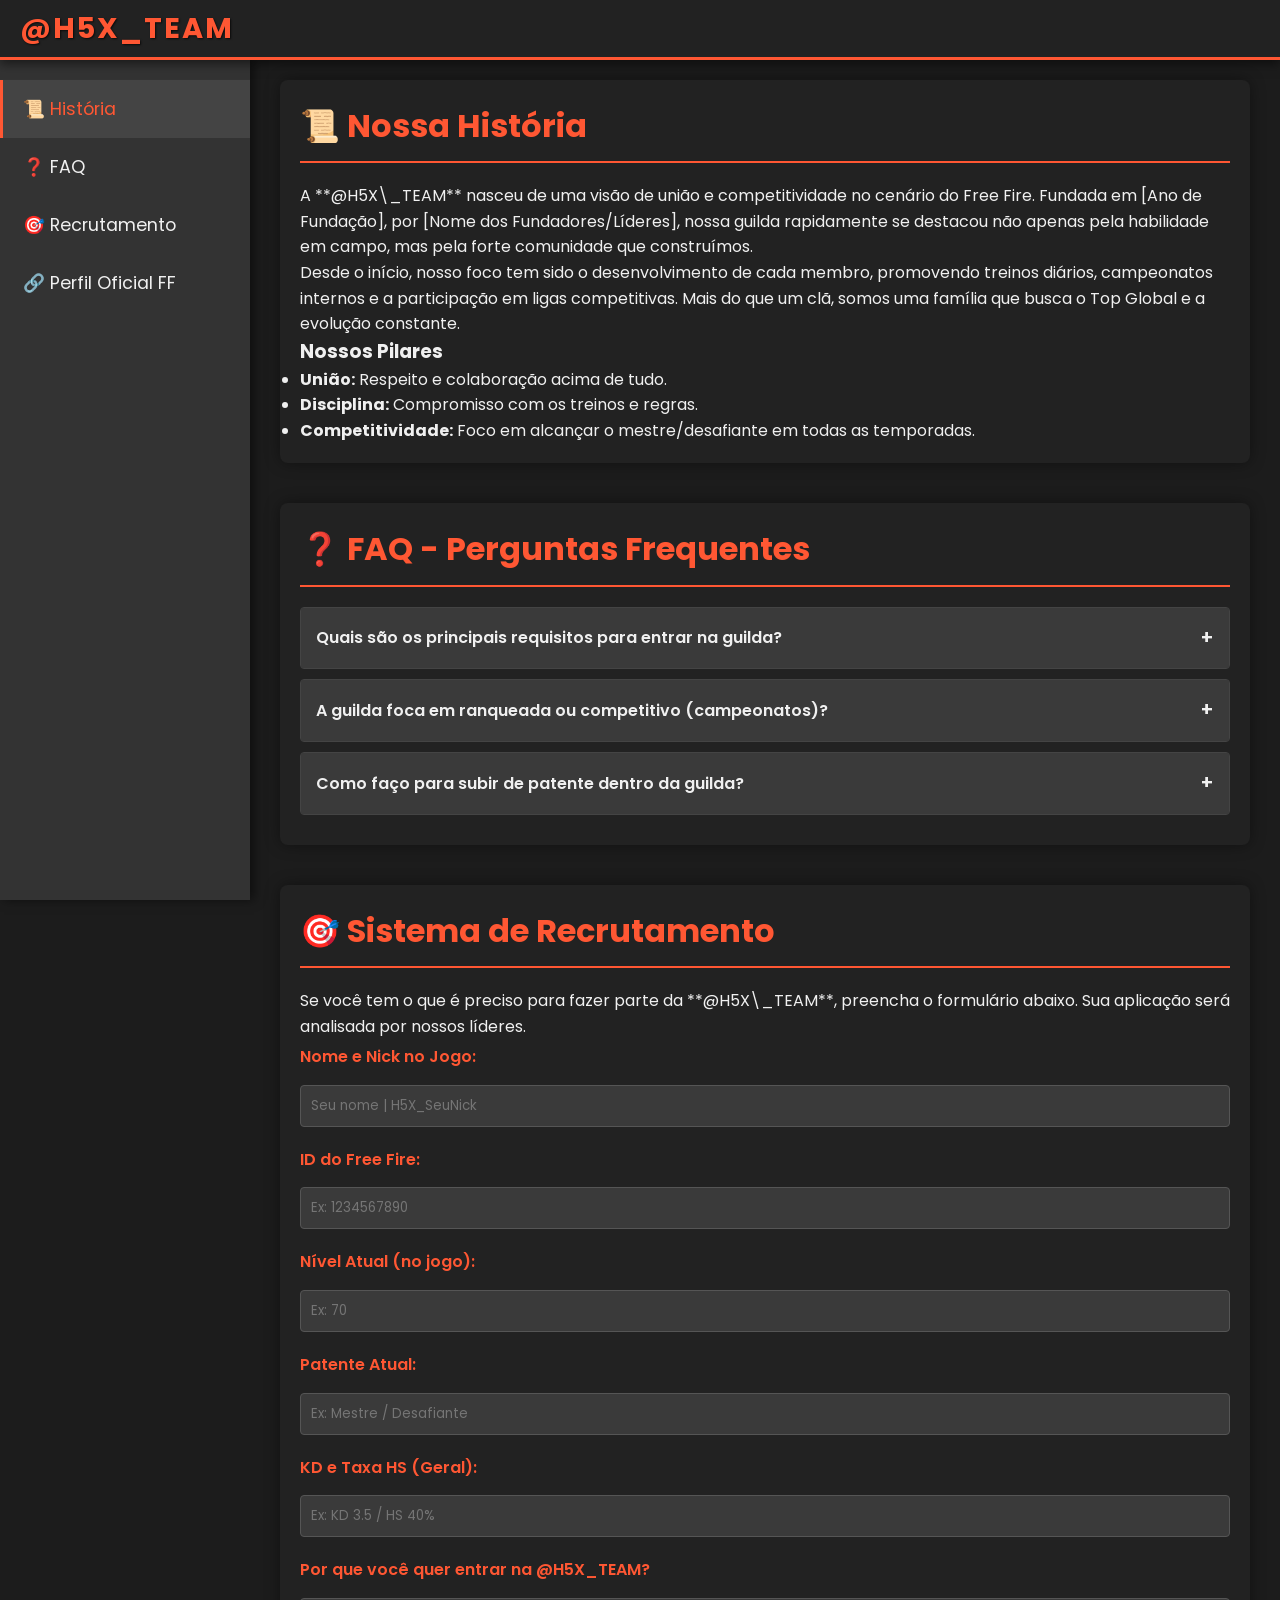
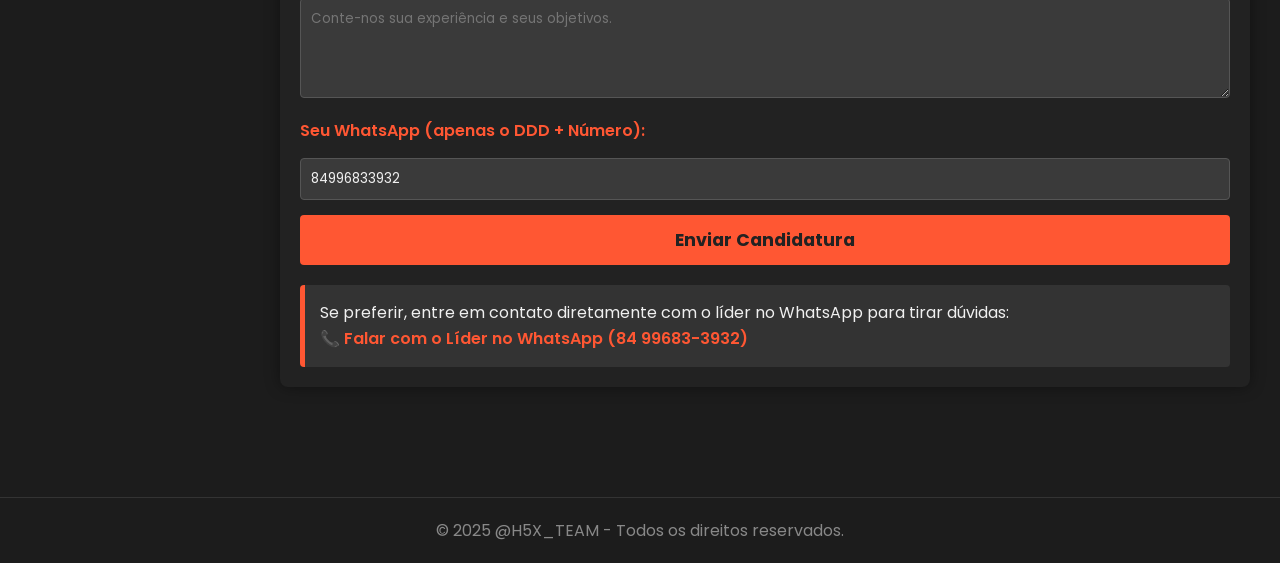
<file: guilda.html>
<!DOCTYPE html>
<html lang="pt-BR">
<head>
    <meta charset="UTF-8">
    <meta name="viewport" content="width=device-width, initial-scale=1.0">
    <title>@H5X_TEAM | Guilda de Free Fire</title>
    <link href="https://fonts.googleapis.com/css2?family=Poppins:wght@400;600;700&display=swap" rel="stylesheet">
    <style>
        /* CSS Integrado para Estilo Profissional */
        :root {
            --cor-principal: #FF5733; /* Vermelho/Laranja de destaque */
            --cor-secundaria: #333333;
            --cor-fundo: #1c1c1c; /* Fundo escuro para um visual gamer/profissional */
            --cor-texto: #f0f0f0;
            --cor-barra: #222;
        }

        * {
            margin: 0;
            padding: 0;
            box-sizing: border-box;
            font-family: 'Poppins', sans-serif;
        }

        body {
            background-color: var(--cor-fundo);
            color: var(--cor-texto);
            line-height: 1.6;
        }

        /* Barra Fixa Superior */
        .header-fixo {
            position: fixed;
            top: 0;
            left: 0;
            width: 100%;
            height: 60px;
            background-color: var(--cor-barra);
            box-shadow: 0 4px 10px rgba(0, 0, 0, 0.5);
            z-index: 1000;
            display: flex;
            align-items: center;
            padding: 0 20px;
            border-bottom: 3px solid var(--cor-principal);
        }

        .header-fixo h1 {
            color: var(--cor-principal);
            font-size: 1.8em;
            font-weight: 700;
            letter-spacing: 2px;
            text-shadow: 1px 1px 2px rgba(0, 0, 0, 0.7);
        }

        /* Menu Lateral Esquerdo */
        .sidebar {
            position: fixed;
            top: 60px; /* Abaixo da barra fixa */
            left: 0;
            width: 250px;
            height: calc(100% - 60px);
            background-color: var(--cor-secundaria);
            padding-top: 20px;
            box-shadow: 4px 0 10px rgba(0, 0, 0, 0.5);
            z-index: 900;
        }

        .sidebar ul {
            list-style: none;
            padding: 0;
        }

        .sidebar a {
            display: block;
            padding: 15px 20px;
            color: var(--cor-texto);
            text-decoration: none;
            font-size: 1.1em;
            transition: background-color 0.3s, color 0.3s;
            border-left: 3px solid transparent;
        }

        .sidebar a:hover, .sidebar a.active {
            background-color: #444;
            color: var(--cor-principal);
            border-left: 3px solid var(--cor-principal);
        }

        /* Conteúdo Principal */
        .main-content {
            margin-left: 250px; /* Espaço para a sidebar */
            padding: 80px 30px 30px 30px; /* Padding superior para não cobrir pela barra fixa */
        }

        .section {
            margin-bottom: 40px;
            padding: 20px;
            background-color: var(--cor-barra);
            border-radius: 8px;
            box-shadow: 0 0 15px rgba(0, 0, 0, 0.4);
        }

        .section h2 {
            color: var(--cor-principal);
            border-bottom: 2px solid var(--cor-principal);
            padding-bottom: 10px;
            margin-bottom: 20px;
            font-size: 2em;
        }

        /* Estilos do FAQ (Accordion) */
        .faq-item {
            margin-bottom: 10px;
            border: 1px solid #444;
            border-radius: 4px;
        }

        .faq-pergunta {
            background-color: #3a3a3a;
            padding: 15px;
            cursor: pointer;
            display: flex;
            justify-content: space-between;
            align-items: center;
            font-weight: 600;
            transition: background-color 0.3s;
        }

        .faq-pergunta:hover {
            background-color: #4a4a4a;
        }

        .faq-resposta {
            padding: 15px;
            background-color: #2a2a2a;
            display: none; /* Escondida por padrão */
            overflow: hidden;
            border-top: 1px solid #444;
        }

        .icon-plus {
            font-size: 1.2em;
            transition: transform 0.3s;
        }

        .faq-item.active .icon-plus {
            transform: rotate(45deg);
        }

        /* Estilos do Recrutamento */
        .recrutamento-form {
            display: flex;
            flex-direction: column;
            gap: 15px;
        }

        .recrutamento-form label {
            font-weight: 600;
            margin-top: 5px;
            color: var(--cor-principal);
        }

        .recrutamento-form input[type="text"],
        .recrutamento-form input[type="number"],
        .recrutamento-form textarea {
            padding: 10px;
            border: 1px solid #555;
            border-radius: 4px;
            background-color: #3a3a3a;
            color: var(--cor-texto);
            width: 100%;
            transition: border-color 0.3s;
        }

        .recrutamento-form input:focus,
        .recrutamento-form textarea:focus {
            border-color: var(--cor-principal);
            outline: none;
        }

        .recrutamento-form textarea {
            resize: vertical;
            min-height: 100px;
        }

        .recrutamento-form button {
            background-color: var(--cor-principal);
            color: var(--cor-barra);
            padding: 12px 20px;
            border: none;
            border-radius: 4px;
            cursor: pointer;
            font-size: 1.1em;
            font-weight: 700;
            transition: background-color 0.3s, transform 0.1s;
        }

        .recrutamento-form button:hover {
            background-color: #ff7853;
            transform: translateY(-1px);
        }

        .recrutamento-info {
            margin-top: 20px;
            padding: 15px;
            background-color: #333;
            border-radius: 4px;
            border-left: 5px solid var(--cor-principal);
        }

        .recrutamento-info a {
            color: var(--cor-principal);
            text-decoration: none;
            font-weight: 600;
        }

        .recrutamento-info a:hover {
            text-decoration: underline;
        }
        
        /* Rodapé Simples */
        .footer {
            text-align: center;
            padding: 20px;
            margin-top: 40px;
            border-top: 1px solid #333;
            color: #888;
        }

        /* Responsividade básica para telas menores */
        @media (max-width: 768px) {
            .sidebar {
                width: 100%;
                height: auto;
                position: relative;
                top: 0;
                padding-top: 0;
                box-shadow: none;
            }

            .main-content {
                margin-left: 0;
                padding-top: 20px;
            }
            
            .header-fixo {
                position: relative;
                height: auto;
                padding: 10px 20px;
                flex-direction: column;
                text-align: center;
            }

            .header-fixo h1 {
                margin: 5px 0;
            }
        }
    </style>
</head>
<body>

    <header class="header-fixo">
        <h1>@H5X_TEAM</h1>
    </header>

    <nav class="sidebar">
        <ul>
            <li><a href="#historia" class="menu-item active">📜 História</a></li>
            <li><a href="#faq" class="menu-item">❓ FAQ</a></li>
            <li><a href="#recrutamento" class="menu-item">🎯 Recrutamento</a></li>
            <li><a href="https://ffshare.garena.com/?region=BR&lang=pt-br&action=locate_clan&clan_id=2042136226&version=OB51" target="_blank">🔗 Perfil Oficial FF</a></li>
        </ul>
    </nav>

    <main class="main-content">

        <section id="historia" class="section">
            <h2>📜 Nossa História</h2>
            <p>A **@H5X\_TEAM** nasceu de uma visão de união e competitividade no cenário do Free Fire. Fundada em [Ano de Fundação], por [Nome dos Fundadores/Líderes], nossa guilda rapidamente se destacou não apenas pela habilidade em campo, mas pela forte comunidade que construímos.</p>

            <p>Desde o início, nosso foco tem sido o desenvolvimento de cada membro, promovendo treinos diários, campeonatos internos e a participação em ligas competitivas. Mais do que um clã, somos uma família que busca o Top Global e a evolução constante.</p>

            <h3>Nossos Pilares</h3>
            <ul>
                <li><strong>União:</strong> Respeito e colaboração acima de tudo.</li>
                <li><strong>Disciplina:</strong> Compromisso com os treinos e regras.</li>
                <li><strong>Competitividade:</strong> Foco em alcançar o mestre/desafiante em todas as temporadas.</li>
            </ul>
        </section>

        <section id="faq" class="section">
            <h2>❓ FAQ - Perguntas Frequentes</h2>
            
            <div class="faq-container">
                <div class="faq-item">
                    <div class="faq-pergunta">
                        Quais são os principais requisitos para entrar na guilda?
                        <span class="icon-plus">+</span>
                    </div>
                    <div class="faq-resposta">
                        <p>Os requisitos básicos incluem: Nível mínimo [X], Taxa KD/HS mínima de [Y]%, ter Discord/WhatsApp, e estar ativo em pelo menos 4 dias por semana. Os requisitos exatos podem ser verificados no formulário de recrutamento.</p>
                    </div>
                </div>

                <div class="faq-item">
                    <div class="faq-pergunta">
                        A guilda foca em ranqueada ou competitivo (campeonatos)?
                        <span class="icon-plus">+</span>
                    </div>
                    <div class="faq-resposta">
                        <p>Focamos em ambos. Nossa meta é ter todos os membros no Mestre/Desafiante e também montamos lines para campeonatos e Ligas externas, buscando sempre o cenário profissional.</p>
                    </div>
                </div>

                <div class="faq-item">
                    <div class="faq-pergunta">
                        Como faço para subir de patente dentro da guilda?
                        <span class="icon-plus">+</span>
                    </div>
                    <div class="faq-resposta">
                        <p>A promoção é baseada em desempenho nos treinos, pontuação de honra (dog tags), atividade e, principalmente, em sua postura dentro e fora do jogo. Membros que ajudam no recrutamento e organização são valorizados.</p>
                    </div>
                </div>
            </div>
        </section>

        <section id="recrutamento" class="section">
            <h2>🎯 Sistema de Recrutamento</h2>
            <p>Se você tem o que é preciso para fazer parte da **@H5X\_TEAM**, preencha o formulário abaixo. Sua aplicação será analisada por nossos líderes.</p>

            <form class="recrutamento-form" id="form-recrutamento">
                <label for="nome-nick">Nome e Nick no Jogo:</label>
                <input type="text" id="nome-nick" name="nome-nick" required placeholder="Seu nome | H5X_SeuNick">

                <label for="id-ff">ID do Free Fire:</label>
                <input type="number" id="id-ff" name="id-ff" required placeholder="Ex: 1234567890">

                <label for="nivel">Nível Atual (no jogo):</label>
                <input type="number" id="nivel" name="nivel" required placeholder="Ex: 70">

                <label for="patente">Patente Atual:</label>
                <input type="text" id="patente" name="patente" required placeholder="Ex: Mestre / Desafiante">
                
                <label for="kd-hs">KD e Taxa HS (Geral):</label>
                <input type="text" id="kd-hs" name="kd-hs" required placeholder="Ex: KD 3.5 / HS 40%">

                <label for="porque">Por que você quer entrar na @H5X_TEAM?</label>
                <textarea id="porque" name="porque" required placeholder="Conte-nos sua experiência e seus objetivos."></textarea>
                
                <label for="contato-zap">Seu WhatsApp (apenas o DDD + Número):</label>
                <input type="text" id="contato-zap" name="contato-zap" required value="84996833932" placeholder="Ex: 84996833932">

                <button type="submit">Enviar Candidatura</button>
            </form>

            <div class="recrutamento-info">
                <p>Se preferir, entre em contato diretamente com o líder no WhatsApp para tirar dúvidas:</p>
                <p>📞 <a id="whatsapp-link" href="https://wa.me/5584996833932" target="_blank">Falar com o Líder no WhatsApp (84 99683-3932)</a></p>
            </div>
        </section>

    </main>
    
    <footer class="footer">
        © 2025 @H5X_TEAM - Todos os direitos reservados.
    </footer>

    <script>
        // JS para o FAQ (sistema de abrir/fechar - Accordion)
        const faqItems = document.querySelectorAll('.faq-item');

        faqItems.forEach(item => {
            const pergunta = item.querySelector('.faq-pergunta');
            pergunta.addEventListener('click', () => {
                // Fecha todos os outros itens
                faqItems.forEach(otherItem => {
                    if (otherItem !== item && otherItem.classList.contains('active')) {
                        otherItem.classList.remove('active');
                        otherItem.querySelector('.faq-resposta').style.display = 'none';
                    }
                });

                // Alterna o estado do item clicado
                item.classList.toggle('active');
                const resposta = item.querySelector('.faq-resposta');
                if (item.classList.contains('active')) {
                    resposta.style.display = 'block';
                } else {
                    resposta.style.display = 'none';
                }
            });
        });

        // JS para o Recrutamento (gera link do WhatsApp com os dados)
        document.getElementById('form-recrutamento').addEventListener('submit', function(event) {
            event.preventDefault(); // Impede o envio padrão do formulário

            const nomeNick = document.getElementById('nome-nick').value;
            const idFF = document.getElementById('id-ff').value;
            const nivel = document.getElementById('nivel').value;
            const patente = document.getElementById('patente').value;
            const kdHs = document.getElementById('kd-hs').value;
            const porque = document.getElementById('porque').value;
            const contatoZap = document.getElementById('contato-zap').value;
            
            // Texto da mensagem pré-preenchida para o WhatsApp
            const mensagem = 
                `🔥 Nova Candidatura - @H5X_TEAM 🔥%0A%0A` +
                `*Nome/Nick:* ${nomeNick}%0A` +
                `*ID FF:* ${idFF}%0A` +
                `*Nível:* ${nivel}%0A` +
                `*Patente:* ${patente}%0A` +
                `*KD/HS:* ${kdHs}%0A%0A` +
                `*Motivação:* ${porque}%0A%0A` +
                `Por favor, me adicione para um teste.`;

            // Abre o link do WhatsApp com a mensagem pré-preenchida (para o SEU número: 84996833932)
            const whatsappURL = `https://wa.me/55${contatoZap}?text=${mensagem}`;
            
            window.open(whatsappURL, '_blank');

            // Opcional: Limpar o formulário após o envio
            // this.reset();
            alert("Sua candidatura foi enviada para o WhatsApp do Líder. Prossiga na janela que abriu!");
        });

        // JS para navegação e destaque do menu
        document.querySelectorAll('.menu-item').forEach(link => {
            link.addEventListener('click', function(e) {
                // Remove a classe 'active' de todos
                document.querySelectorAll('.menu-item').forEach(l => l.classList.remove('active'));
                // Adiciona a classe 'active' ao clicado
                this.classList.add('active');
            });
        });
    </script>

</body>
</html>
</file>
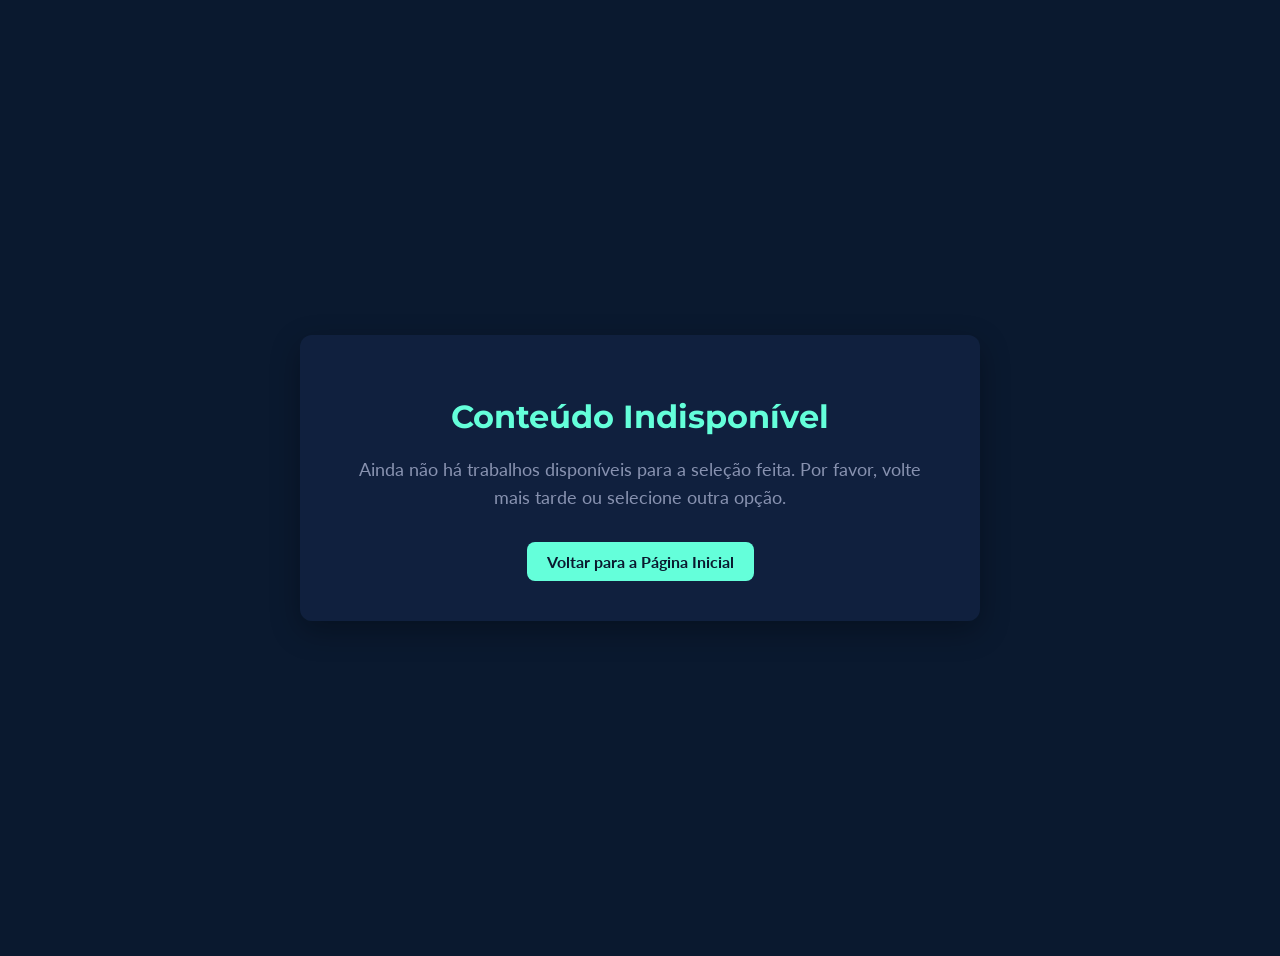
<file: indisponivel.html>
<!DOCTYPE html>
<html lang="pt-br">
<head>
    <meta charset="UTF-8">
    <meta name="viewport" content="width=device-width, initial-scale=1.0">
    <title>Conteúdo Indisponível</title>
    <link href="https://fonts.googleapis.com/css2?family=Montserrat:wght@400;700&family=Lato:wght@400;700&display=swap" rel="stylesheet">
    <style>
        :root {
            --azul-escuro: #0a192f;
            --azul-claro: #64ffda;
            --cinza-principal: #8892b0;
            --cinza-claro: #ccd6f6;
            --fundo-card: #112240;
            --sombra-card: rgba(0, 0, 0, 0.3);
        }
        body {
            font-family: 'Lato', sans-serif;
            color: var(--cinza-claro);
            background-color: var(--azul-escuro);
            min-height: 100vh;
            display: flex;
            justify-content: center;
            align-items: center;
            flex-direction: column;
            padding: 20px;
            text-align: center;
        }
        .content-container {
            max-width: 600px;
            padding: 40px;
            background-color: rgba(17, 34, 64, 0.9);
            border-radius: 12px;
            box-shadow: 0 10px 30px var(--sombra-card);
        }
        h1 {
            font-family: 'Montserrat', sans-serif;
            color: var(--azul-claro);
            font-size: 2em;
            margin-bottom: 20px;
        }
        p {
            font-size: 1.1em;
            line-height: 1.6;
            color: var(--cinza-principal);
            margin-bottom: 30px;
        }
        a.back-button {
            display: inline-block;
            padding: 10px 20px;
            background-color: var(--azul-claro);
            color: var(--azul-escuro);
            text-decoration: none;
            border-radius: 8px;
            font-weight: 700;
            transition: background-color 0.3s ease, transform 0.3s ease;
        }
        a.back-button:hover {
            background-color: #55e6c1;
            transform: translateY(-2px);
        }
    </style>
</head>
<body>
    <div class="content-container">
        <h1>Conteúdo Indisponível</h1>
        <p>Ainda não há trabalhos disponíveis para a seleção feita. Por favor, volte mais tarde ou selecione outra opção.</p>
        <a href="index.html" class="back-button">Voltar para a Página Inicial</a>
    </div>
</body>
</html>
</file>
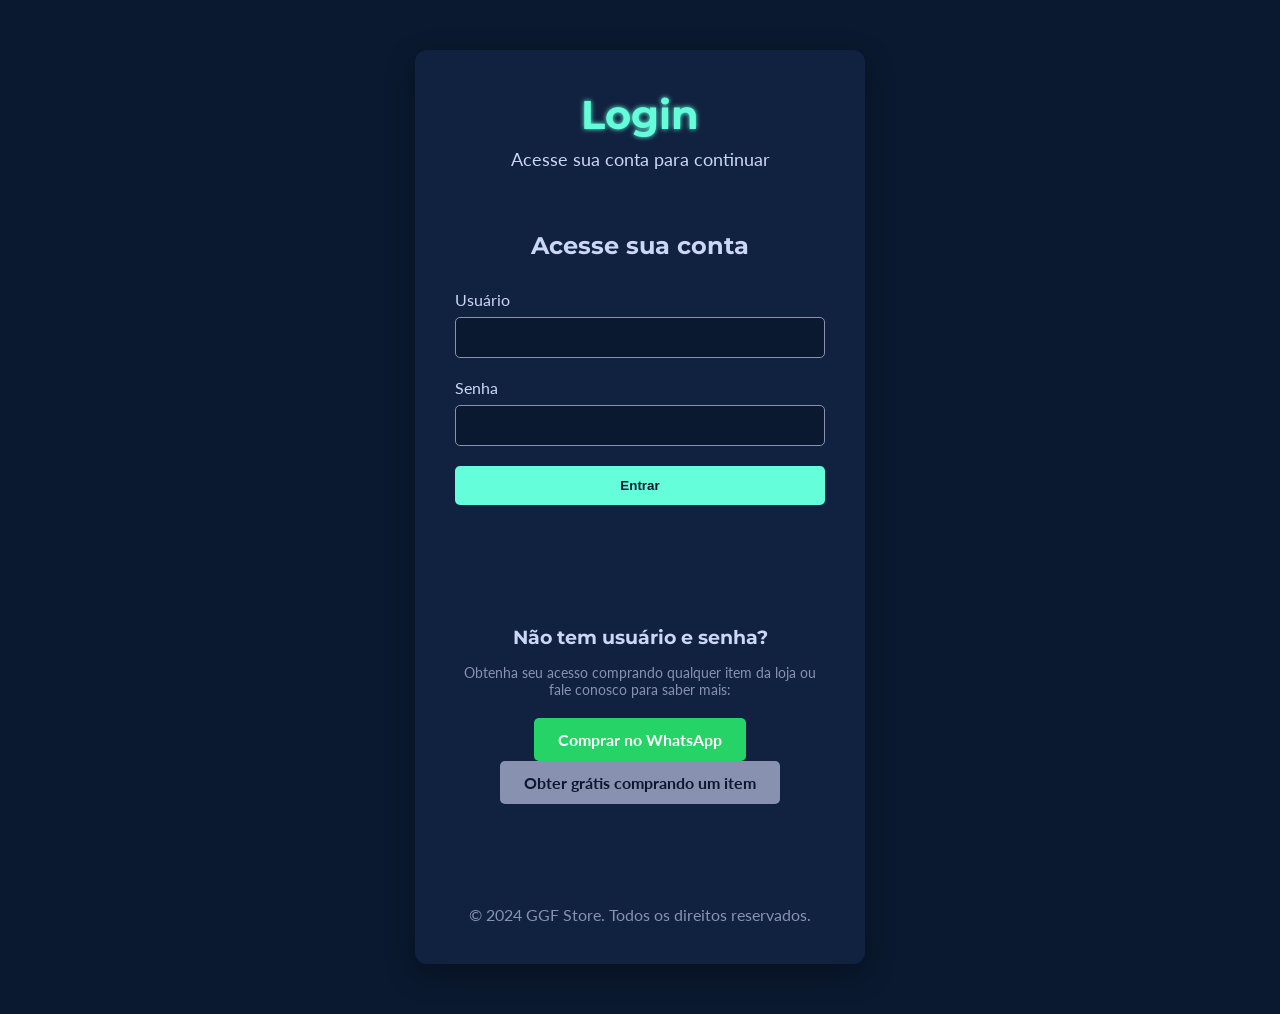
<file: likesviews.html>
<!DOCTYPE html>
<html lang="pt-br">
<head>
    <meta charset="UTF-8">
    <meta name="viewport" content="width=device-width, initial-scale=1.0">
    <title>Login - GGF Store</title>
    <link href="https://fonts.googleapis.com/css2?family=Montserrat:wght@400;700&family=Lato:wght@400;700&display=swap" rel="stylesheet">
    <style>
        :root {
            --azul-escuro: #0a192f;
            --azul-claro: #64ffda;
            --cinza-principal: #8892b0;
            --cinza-claro: #ccd6f6;
            --fundo-card: #112240;
            --sombra-card: rgba(0, 0, 0, 0.3);
        }

        * {
            margin: 0;
            padding: 0;
            box-sizing: border-box;
        }

        body {
            font-family: 'Lato', sans-serif;
            color: var(--cinza-principal);
            background-color: var(--azul-escuro);
            min-height: 100vh;
            display: flex;
            align-items: center;
            justify-content: center;
        }

        .container {
            max-width: 450px;
            margin: 50px auto;
            padding: 40px;
            background-color: var(--fundo-card);
            border-radius: 12px;
            box-shadow: 0 10px 30px var(--sombra-card);
            opacity: 0;
            transform: translateY(20px);
            animation: fadeIn 1s forwards;
        }

        @keyframes fadeIn {
            to {
                opacity: 1;
                transform: translateY(0);
            }
        }

        header {
            text-align: center;
            padding-bottom: 20px;
            border-bottom: 1px solid var(--fundo-card);
        }

        .logo {
            font-family: 'Montserrat', sans-serif;
            color: var(--azul-claro);
            font-size: 2.5em;
            font-weight: 700;
            text-shadow: 0 0 5px var(--azul-claro);
            animation: pulse-logo 2s infinite alternate;
        }

        @keyframes pulse-logo {
            from { text-shadow: 0 0 5px var(--azul-claro); }
            to { text-shadow: 0 0 15px var(--azul-claro), 0 0 25px var(--azul-claro); }
        }

        .slogan {
            font-size: 1.1em;
            margin-top: 10px;
            color: var(--cinza-claro);
        }

        section {
            padding: 40px 0;
        }

        section h2, section h3 {
            font-family: 'Montserrat', sans-serif;
            color: var(--cinza-claro);
            text-align: center;
            margin-bottom: 30px;
            font-weight: 700;
        }

        .login-form {
            text-align: center;
        }
        
        .input-group {
            margin-bottom: 20px;
            text-align: left;
        }

        .input-group label {
            display: block;
            margin-bottom: 8px;
            color: var(--cinza-claro);
        }
        
        .input-group input {
            width: 100%;
            padding: 12px;
            border: 1px solid var(--cinza-principal);
            background-color: var(--azul-escuro);
            color: var(--cinza-claro);
            border-radius: 5px;
            transition: border-color 0.3s ease;
        }
        
        .input-group input:focus {
            outline: none;
            border-color: var(--azul-claro);
            box-shadow: 0 0 5px var(--azul-claro);
        }

        .botao-compra {
            display: inline-block;
            width: 100%;
            padding: 12px 24px;
            background-color: var(--azul-claro);
            color: var(--azul-escuro);
            font-weight: 700;
            text-decoration: none;
            border-radius: 5px;
            border: none;
            cursor: pointer;
            transition: transform 0.3s ease, background-color 0.3s ease;
        }

        .botao-compra:hover {
            transform: translateY(-3px);
            background-color: #55f3bf;
        }

        .novousuario {
            margin-top: 40px;
            text-align: center;
        }
        
        .novousuario h3 {
            font-size: 1.2em;
            margin-bottom: 15px;
        }
        
        .novousuario p {
            font-size: 0.9em;
            margin-bottom: 20px;
        }

        .botoes-novousuario a {
            display: inline-block;
            padding: 12px 24px;
            font-weight: 700;
            text-decoration: none;
            border-radius: 5px;
            transition: transform 0.3s ease, opacity 0.3s ease;
            margin: 0 10px;
        }
        
        .botao-whatsapp {
            background-color: #25D366;
            color: white;
        }
        
        .botao-whatsapp:hover {
            transform: translateY(-3px);
            opacity: 0.9;
        }
        
        .link-gratis {
            background-color: var(--cinza-principal);
            color: var(--azul-escuro);
        }
        
        .link-gratis:hover {
            transform: translateY(-3px);
            opacity: 0.9;
        }

        .error-message {
            color: #ff6464;
            text-align: center;
            margin-top: -10px;
            margin-bottom: 20px;
            font-size: 0.9em;
            font-weight: bold;
            display: none;
        }

        footer {
            text-align: center;
            padding-top: 20px;
            border-top: 1px solid var(--fundo-card);
            margin-top: 40px;
            color: var(--cinza-principal);
        }
        
        @media (max-width: 768px) {
            .container {
                margin: 20px auto;
                padding: 20px;
            }
            .logo {
                font-size: 2em;
            }
        }
    </style>
</head>
<body>
    <div class="container">
        <header>
            <h1 class="logo">Login</h1>
            <p class="slogan">Acesse sua conta para continuar</p>
        </header>

        <section class="login-form">
            <h2>Acesse sua conta</h2>
            <form id="loginForm">
                <div class="input-group">
                    <label for="username">Usuário</label>
                    <input type="text" id="username" name="username" required>
                </div>
                <div class="input-group">
                    <label for="password">Senha</label>
                    <input type="password" id="password" name="password" required>
                </div>
                <p id="errorMessage" class="error-message">Usuário ou senha incorretos!</p>
                <button type="submit" class="botao-compra">Entrar</button>
            </form>
        </section>
        
        <section class="novousuario">
            <h3>Não tem usuário e senha?</h3>
            <p>Obtenha seu acesso comprando qualquer item da loja ou fale conosco para saber mais:</p>
            <div class="botoes-novousuario">
                <a href="https://wa.me/5511999999999" class="botao-whatsapp" target="_blank">Comprar no WhatsApp</a>
                <a href="index.html" class="link-gratis">Obter grátis comprando um item</a>
            </div>
        </section>

        <footer>
            <p>&copy; 2024 GGF Store. Todos os direitos reservados.</p>
        </footer>
    </div>

    <script>
        document.getElementById('loginForm').addEventListener('submit', async function(event) {
            event.preventDefault(); // Impede o envio do formulário padrão

            const usernameInput = document.getElementById('username').value;
            const passwordInput = document.getElementById('password').value;
            const errorMessage = document.getElementById('errorMessage');
            const apiUrl = 'https://site-genival.vercel.app/login'; // <--- SUBSTITUA AQUI PELA SUA URL REAL DA VERCEL

            errorMessage.style.display = 'none'; // Esconde a mensagem de erro anterior

            try {
                const response = await fetch(apiUrl, {
                    method: 'POST',
                    headers: {
                        'Content-Type': 'application/json'
                    },
                    body: JSON.stringify({ 
                        username: usernameInput, 
                        password: passwordInput 
                    })
                });

                const data = await response.json();

                if (response.ok) {
                    // O login foi bem-sucedido
                    window.location.href = 'https://visit-api-iota.vercel.app/';
                } else {
                    // Ocorreu um erro no login
                    errorMessage.textContent = data.message || 'Usuário ou senha incorretos!';
                    errorMessage.style.display = 'block';
                }

            } catch (error) {
                // Trata erros de conexão ou do servidor
                errorMessage.textContent = 'Erro de conexão. Tente novamente mais tarde.';
                errorMessage.style.display = 'block';
            }
        });
    </script>
</body>
</html>
</file>
